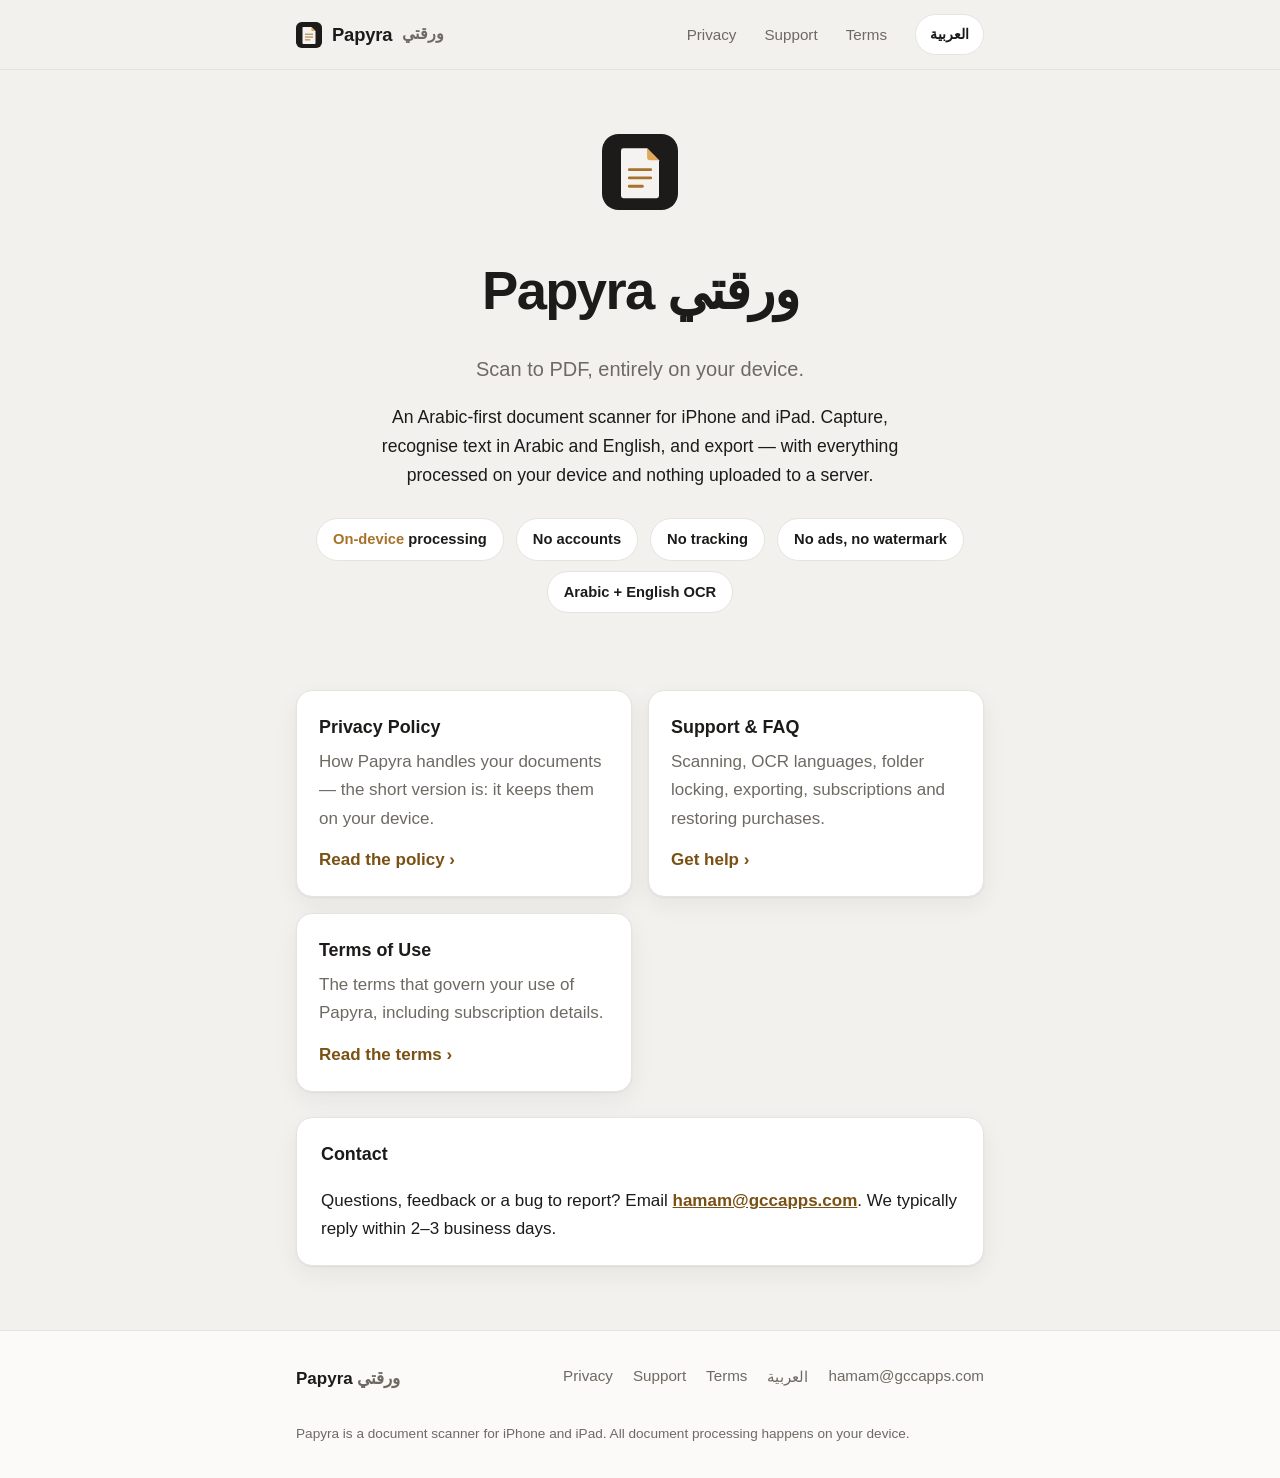
<file: index.html>
<!DOCTYPE html>
<html lang="en" dir="ltr">
<head>
  <meta charset="UTF-8">
  <meta name="viewport" content="width=device-width, initial-scale=1">
  <title>Papyra — Scan to PDF, entirely on your device</title>
  <meta name="description" content="Papyra (ورقتي) is an Arabic-first document scanner for iPhone and iPad. Everything is processed on your device — no servers, no accounts, no tracking.">
  <meta name="theme-color" content="#F2F1EE" media="(prefers-color-scheme: light)">
  <meta name="theme-color" content="#000000" media="(prefers-color-scheme: dark)">
  <link rel="icon" href="assets/favicon.svg" type="image/svg+xml">
  <link rel="stylesheet" href="assets/styles.css">
  <link rel="alternate" hreflang="en" href="./">
  <link rel="alternate" hreflang="ar" href="ar/">
  <link rel="alternate" hreflang="x-default" href="./">
</head>
<body>
  <a class="skip-link" href="#main">Skip to content</a>

  <header class="site-header">
    <div class="container">
      <a class="brand" href="./" aria-label="Papyra home">
        <img class="mark" src="assets/favicon.svg" alt="" width="26" height="26">
        <span>Papyra</span>
        <span class="brand-ar" lang="ar">ورقتي</span>
      </a>
      <span class="header-spacer"></span>
      <nav class="site-nav" aria-label="Primary">
        <a href="privacy/">Privacy</a>
        <a href="support/">Support</a>
        <a href="terms/">Terms</a>
      </nav>
      <a class="lang-switch" href="ar/" lang="ar" hreflang="ar" rel="alternate">العربية</a>
    </div>
  </header>

  <main id="main">
    <section class="container hero" aria-labelledby="hero-title">
      <img class="logo" src="assets/favicon.svg" alt="Papyra app icon" width="76" height="76">
      <h1 class="wordmark" id="hero-title">Papyra <span class="ar" lang="ar">ورقتي</span></h1>
      <p class="subtitle">Scan to PDF, entirely on your device.</p>
      <p class="pitch">An Arabic-first document scanner for iPhone and iPad. Capture, recognise text in Arabic and English, and export — with everything processed on your device and nothing uploaded to a server.</p>

      <div class="trust-strip" role="list" aria-label="What makes Papyra different">
        <span class="chip" role="listitem"><b>On-device</b> processing</span>
        <span class="chip" role="listitem">No accounts</span>
        <span class="chip" role="listitem">No tracking</span>
        <span class="chip" role="listitem">No ads, no watermark</span>
        <span class="chip" role="listitem">Arabic + English OCR</span>
      </div>
    </section>

    <section class="container" aria-label="Site sections">
      <div class="cards">
        <a class="card" href="privacy/">
          <h3>Privacy Policy</h3>
          <p>How Papyra handles your documents — the short version is: it keeps them on your device.</p>
          <span class="card-cta">Read the policy &rsaquo;</span>
        </a>
        <a class="card" href="support/">
          <h3>Support &amp; FAQ</h3>
          <p>Scanning, OCR languages, folder locking, exporting, subscriptions and restoring purchases.</p>
          <span class="card-cta">Get help &rsaquo;</span>
        </a>
        <a class="card" href="terms/">
          <h3>Terms of Use</h3>
          <p>The terms that govern your use of Papyra, including subscription details.</p>
          <span class="card-cta">Read the terms &rsaquo;</span>
        </a>
      </div>

      <div class="contact-card">
        <h3 style="margin-top:0">Contact</h3>
        <p style="margin-bottom:0">Questions, feedback or a bug to report? Email
          <a href="mailto:hamam@gccapps.com">hamam@gccapps.com</a>. We typically reply within 2–3 business days.</p>
      </div>
    </section>
  </main>

  <footer class="site-footer">
    <div class="container">
      <div class="foot-brand">Papyra <span class="ar" lang="ar">ورقتي</span></div>
      <nav aria-label="Footer">
        <a href="privacy/">Privacy</a>
        <a href="support/">Support</a>
        <a href="terms/">Terms</a>
        <a href="ar/" lang="ar" hreflang="ar">العربية</a>
        <a href="mailto:hamam@gccapps.com">hamam@gccapps.com</a>
      </nav>
      <p class="fine">Papyra is a document scanner for iPhone and iPad. All document processing happens on your device.</p>
    </div>
  </footer>
</body>
</html>
</file>
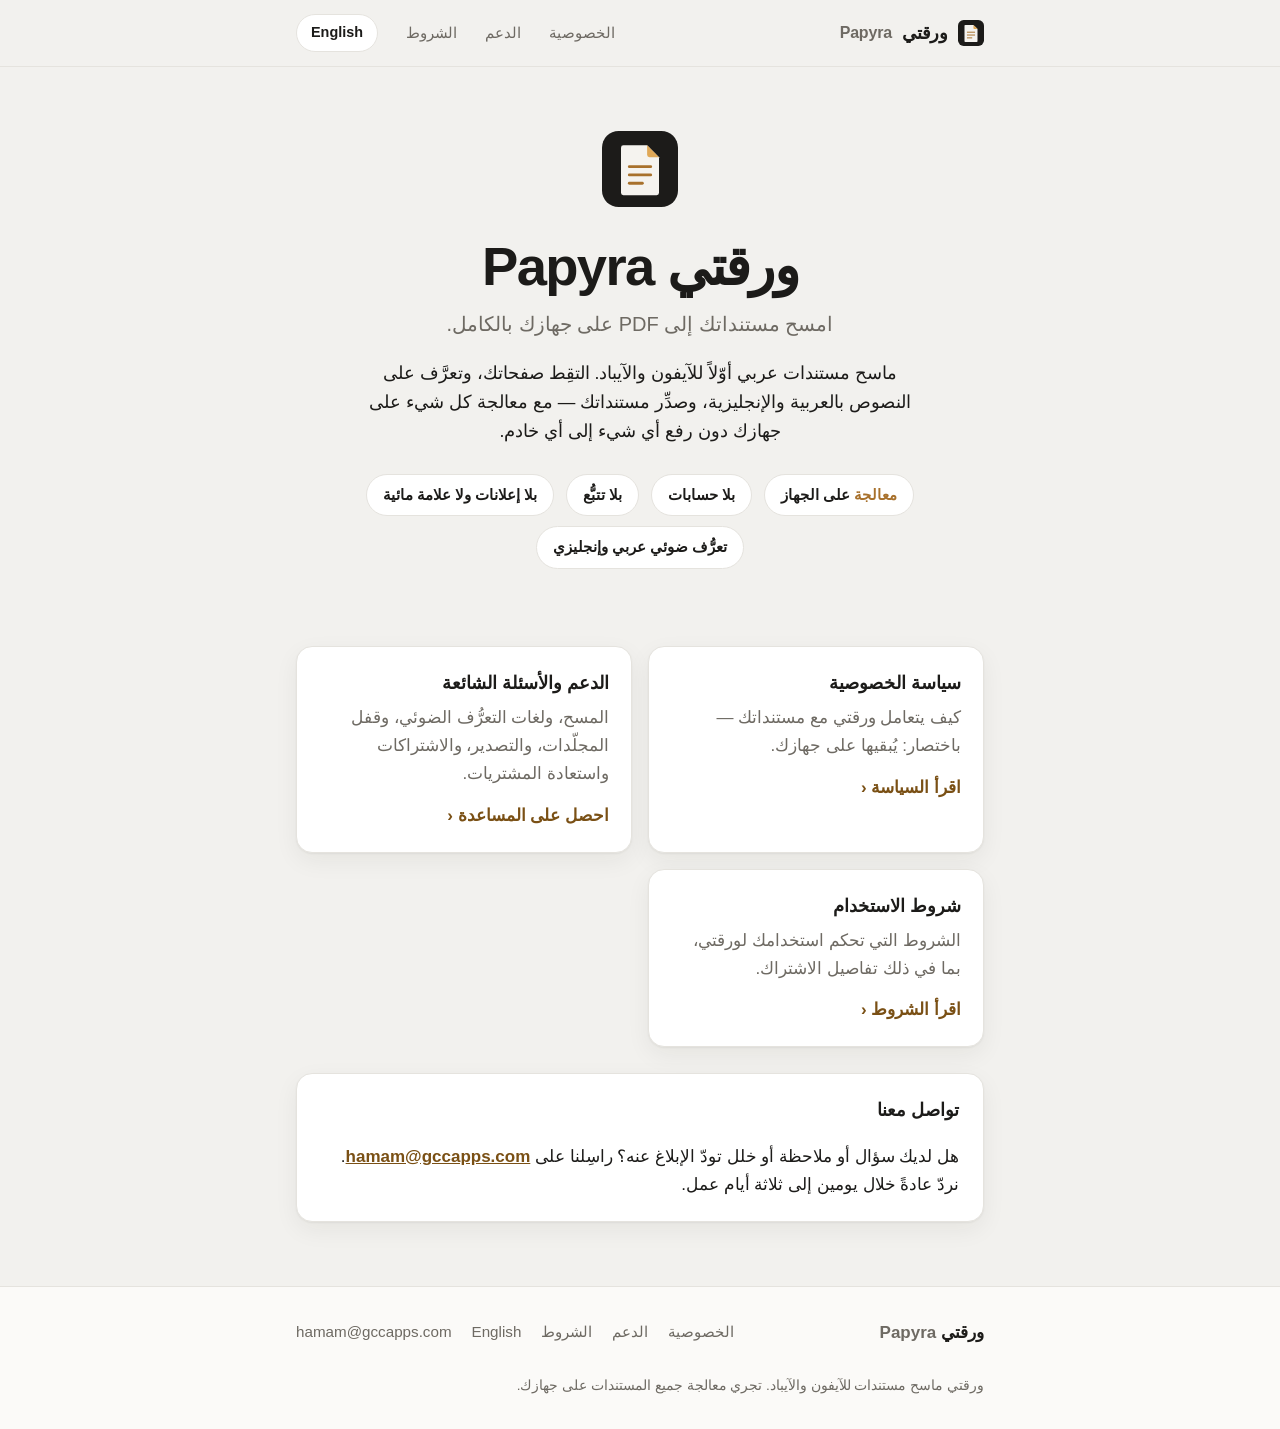
<file: ar/index.html>
<!DOCTYPE html>
<html lang="ar" dir="rtl">
<head>
  <meta charset="UTF-8">
  <meta name="viewport" content="width=device-width, initial-scale=1">
  <title>ورقتي — مسح المستندات إلى PDF على جهازك بالكامل</title>
  <meta name="description" content="ورقتي (Papyra) ماسح مستندات عربي أولاً للآيفون والآيباد. تُعالَج كل مستنداتك على جهازك — بلا خوادم، وبلا حسابات، وبلا تتبّع.">
  <meta name="theme-color" content="#F2F1EE" media="(prefers-color-scheme: light)">
  <meta name="theme-color" content="#000000" media="(prefers-color-scheme: dark)">
  <link rel="icon" href="../assets/favicon.svg" type="image/svg+xml">
  <link rel="stylesheet" href="../assets/styles.css">
  <link rel="alternate" hreflang="ar" href="./">
  <link rel="alternate" hreflang="en" href="../">
  <link rel="alternate" hreflang="x-default" href="../">
</head>
<body>
  <a class="skip-link" href="#main">تخطَّ إلى المحتوى</a>

  <header class="site-header">
    <div class="container">
      <a class="brand" href="./" aria-label="الصفحة الرئيسية لورقتي">
        <img class="mark" src="../assets/favicon.svg" alt="" width="26" height="26">
        <span>ورقتي</span>
        <span class="brand-ar" lang="en">Papyra</span>
      </a>
      <span class="header-spacer"></span>
      <nav class="site-nav" aria-label="التنقّل الرئيسي">
        <a href="privacy/">الخصوصية</a>
        <a href="support/">الدعم</a>
        <a href="terms/">الشروط</a>
      </nav>
      <a class="lang-switch" href="../" lang="en" hreflang="en" rel="alternate">English</a>
    </div>
  </header>

  <main id="main">
    <section class="container hero" aria-labelledby="hero-title">
      <img class="logo" src="../assets/favicon.svg" alt="أيقونة تطبيق ورقتي" width="76" height="76">
      <h1 class="wordmark" id="hero-title">ورقتي <span class="ar" lang="en" style="font-family:var(--font)">Papyra</span></h1>
      <p class="subtitle">امسح مستنداتك إلى PDF على جهازك بالكامل.</p>
      <p class="pitch">ماسح مستندات عربي أوّلاً للآيفون والآيباد. التقِط صفحاتك، وتعرَّف على النصوص بالعربية والإنجليزية، وصدِّر مستنداتك — مع معالجة كل شيء على جهازك دون رفع أي شيء إلى أي خادم.</p>

      <div class="trust-strip" role="list" aria-label="ما الذي يميّز ورقتي">
        <span class="chip" role="listitem"><b>معالجة</b> على الجهاز</span>
        <span class="chip" role="listitem">بلا حسابات</span>
        <span class="chip" role="listitem">بلا تتبُّع</span>
        <span class="chip" role="listitem">بلا إعلانات ولا علامة مائية</span>
        <span class="chip" role="listitem">تعرُّف ضوئي عربي وإنجليزي</span>
      </div>
    </section>

    <section class="container" aria-label="أقسام الموقع">
      <div class="cards">
        <a class="card" href="privacy/">
          <h3>سياسة الخصوصية</h3>
          <p>كيف يتعامل ورقتي مع مستنداتك — باختصار: يُبقيها على جهازك.</p>
          <span class="card-cta">اقرأ السياسة &lsaquo;</span>
        </a>
        <a class="card" href="support/">
          <h3>الدعم والأسئلة الشائعة</h3>
          <p>المسح، ولغات التعرُّف الضوئي، وقفل المجلّدات، والتصدير، والاشتراكات واستعادة المشتريات.</p>
          <span class="card-cta">احصل على المساعدة &lsaquo;</span>
        </a>
        <a class="card" href="terms/">
          <h3>شروط الاستخدام</h3>
          <p>الشروط التي تحكم استخدامك لورقتي، بما في ذلك تفاصيل الاشتراك.</p>
          <span class="card-cta">اقرأ الشروط &lsaquo;</span>
        </a>
      </div>

      <div class="contact-card">
        <h3 style="margin-top:0">تواصل معنا</h3>
        <p style="margin-bottom:0">هل لديك سؤال أو ملاحظة أو خلل تودّ الإبلاغ عنه؟ راسِلنا على
          <a href="mailto:hamam@gccapps.com">hamam@gccapps.com</a>. نردّ عادةً خلال يومين إلى ثلاثة أيام عمل.</p>
      </div>
    </section>
  </main>

  <footer class="site-footer">
    <div class="container">
      <div class="foot-brand">ورقتي <span class="ar" lang="en">Papyra</span></div>
      <nav aria-label="روابط التذييل">
        <a href="privacy/">الخصوصية</a>
        <a href="support/">الدعم</a>
        <a href="terms/">الشروط</a>
        <a href="../" lang="en" hreflang="en">English</a>
        <a href="mailto:hamam@gccapps.com">hamam@gccapps.com</a>
      </nav>
      <p class="fine">ورقتي ماسح مستندات للآيفون والآيباد. تجري معالجة جميع المستندات على جهازك.</p>
    </div>
  </footer>
</body>
</html>
</file>
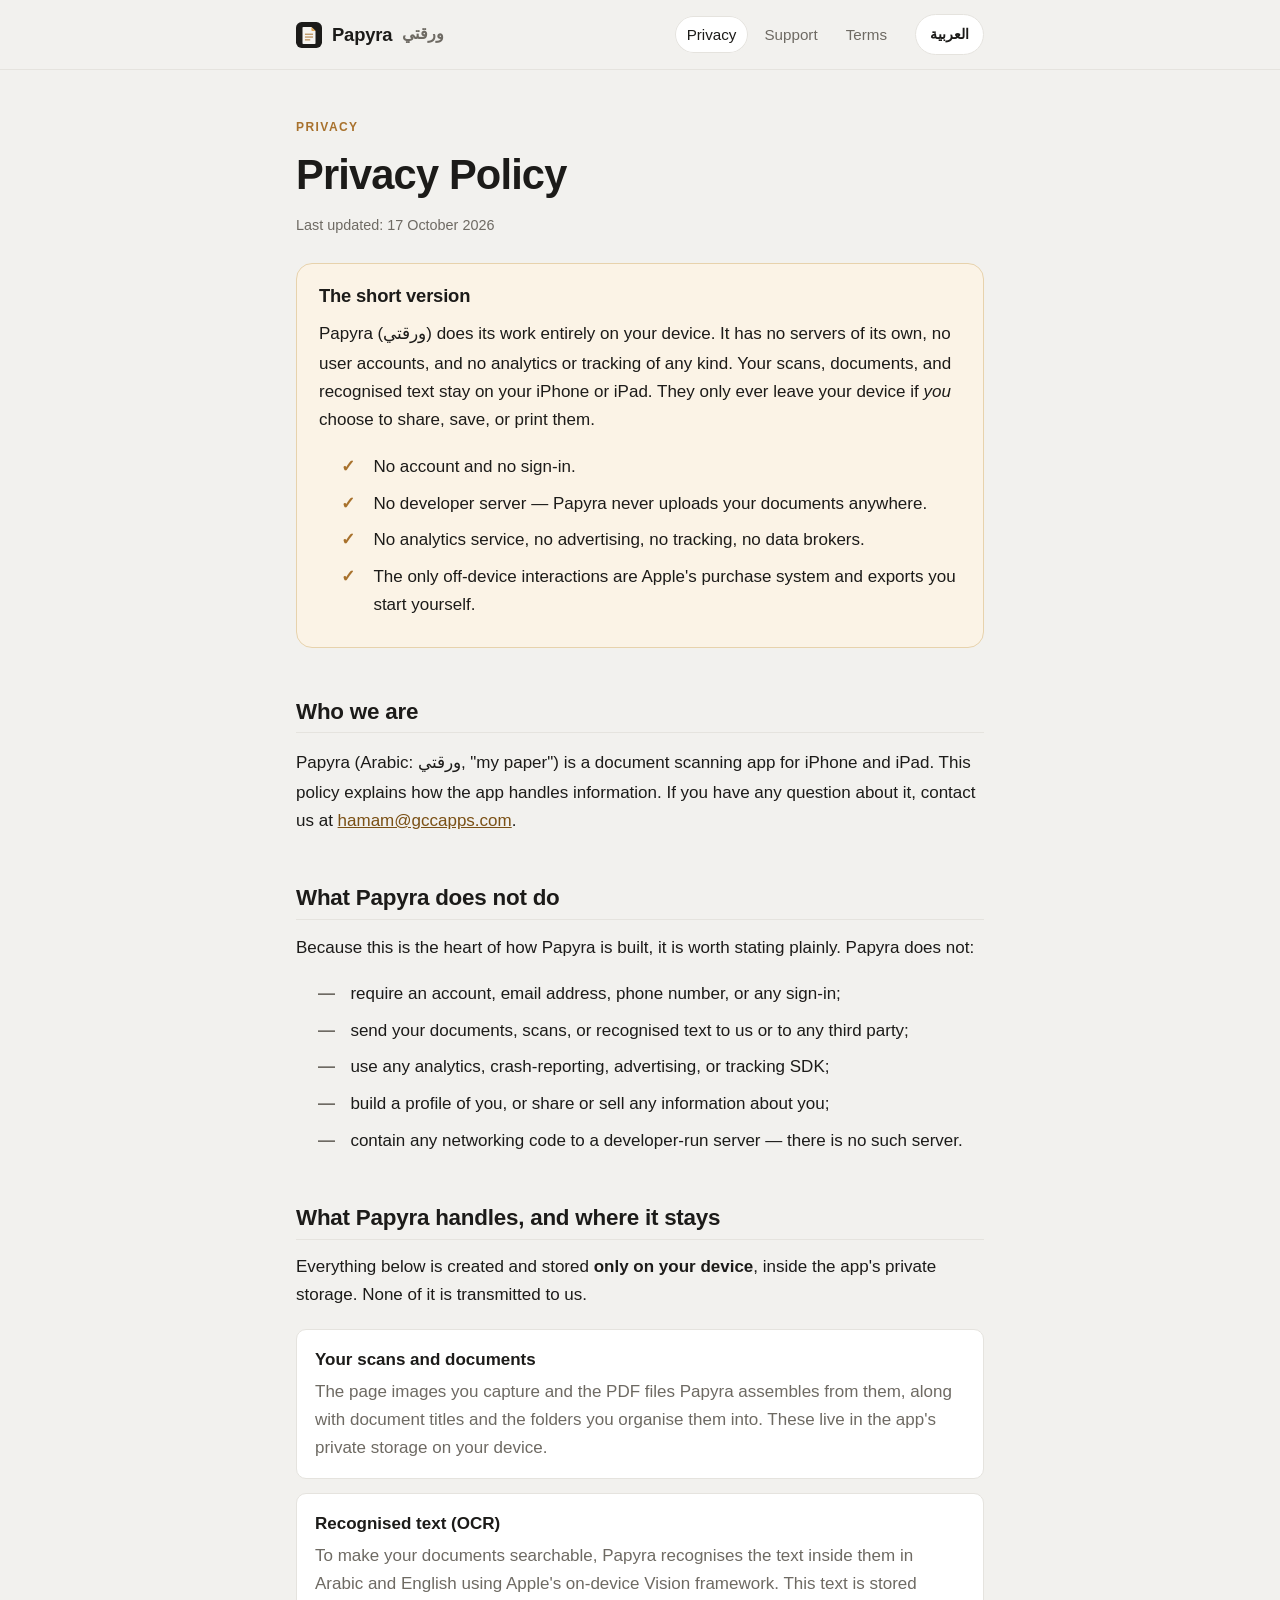
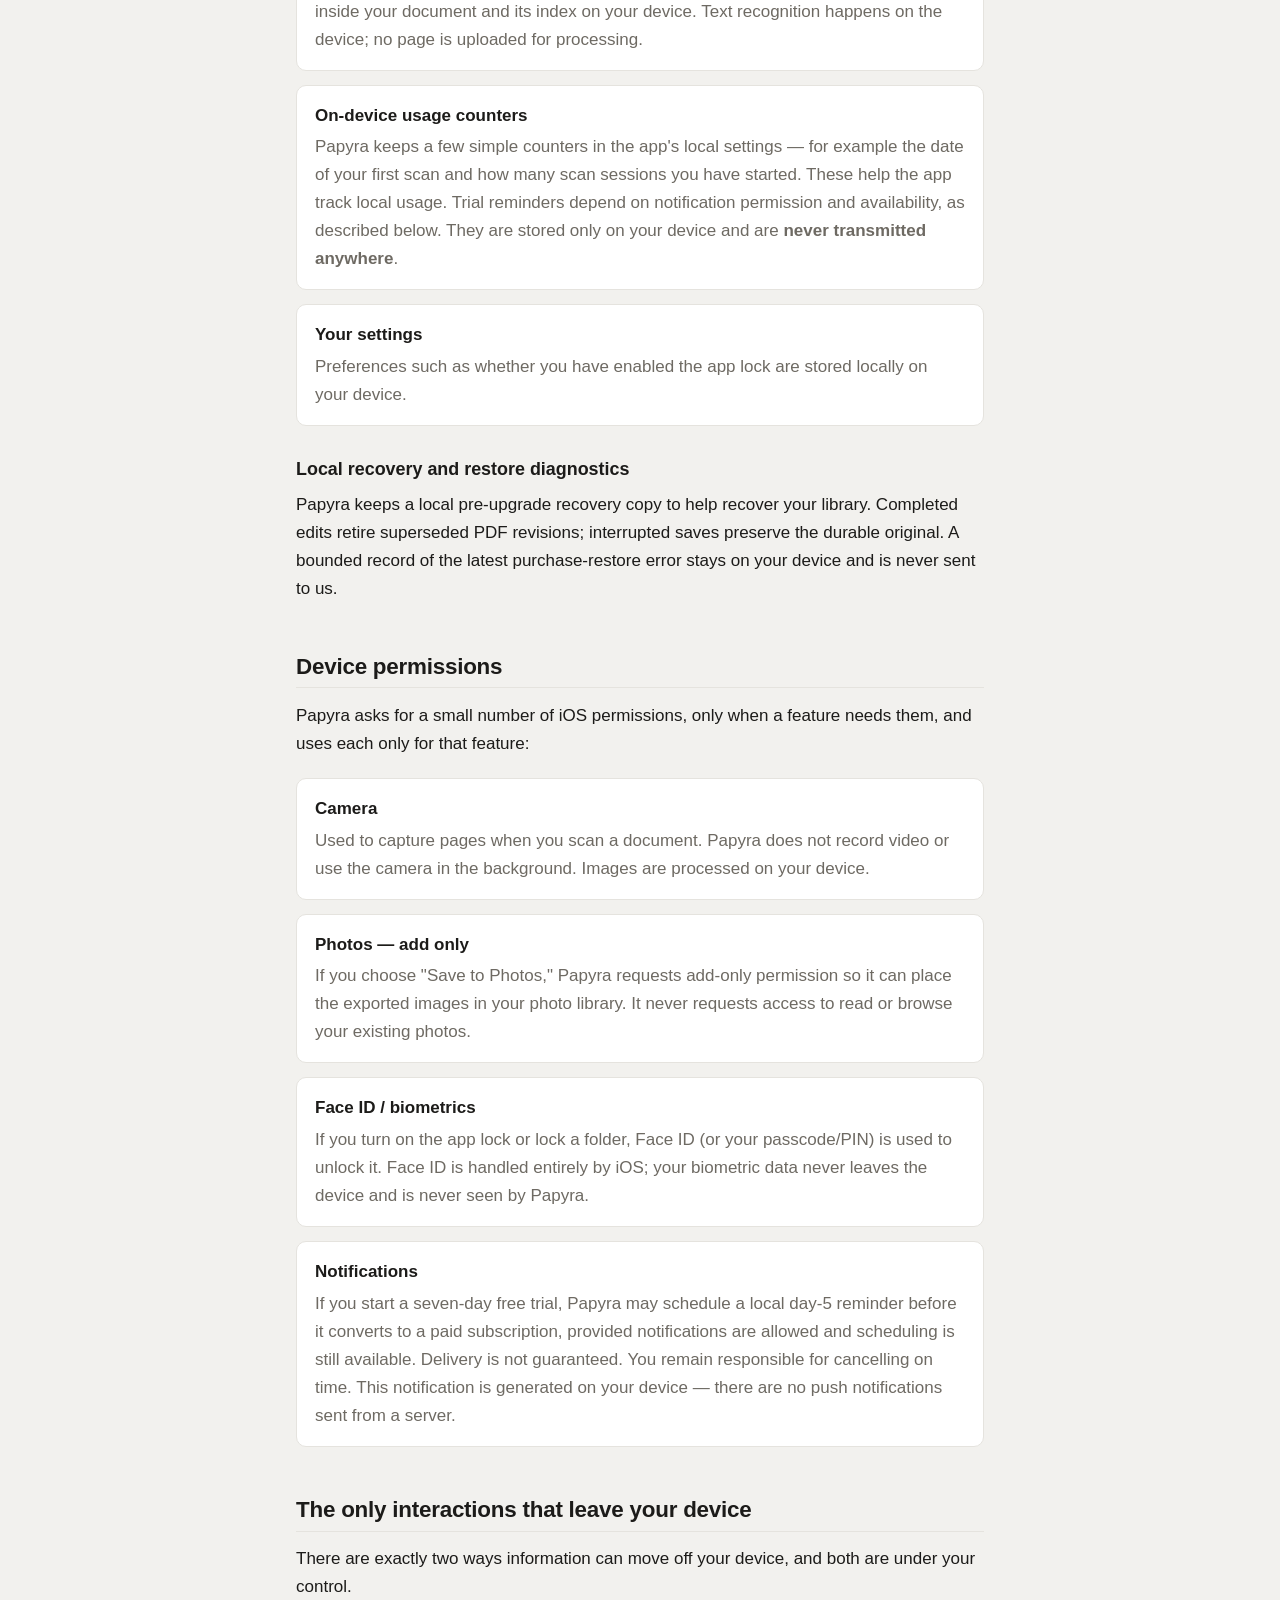
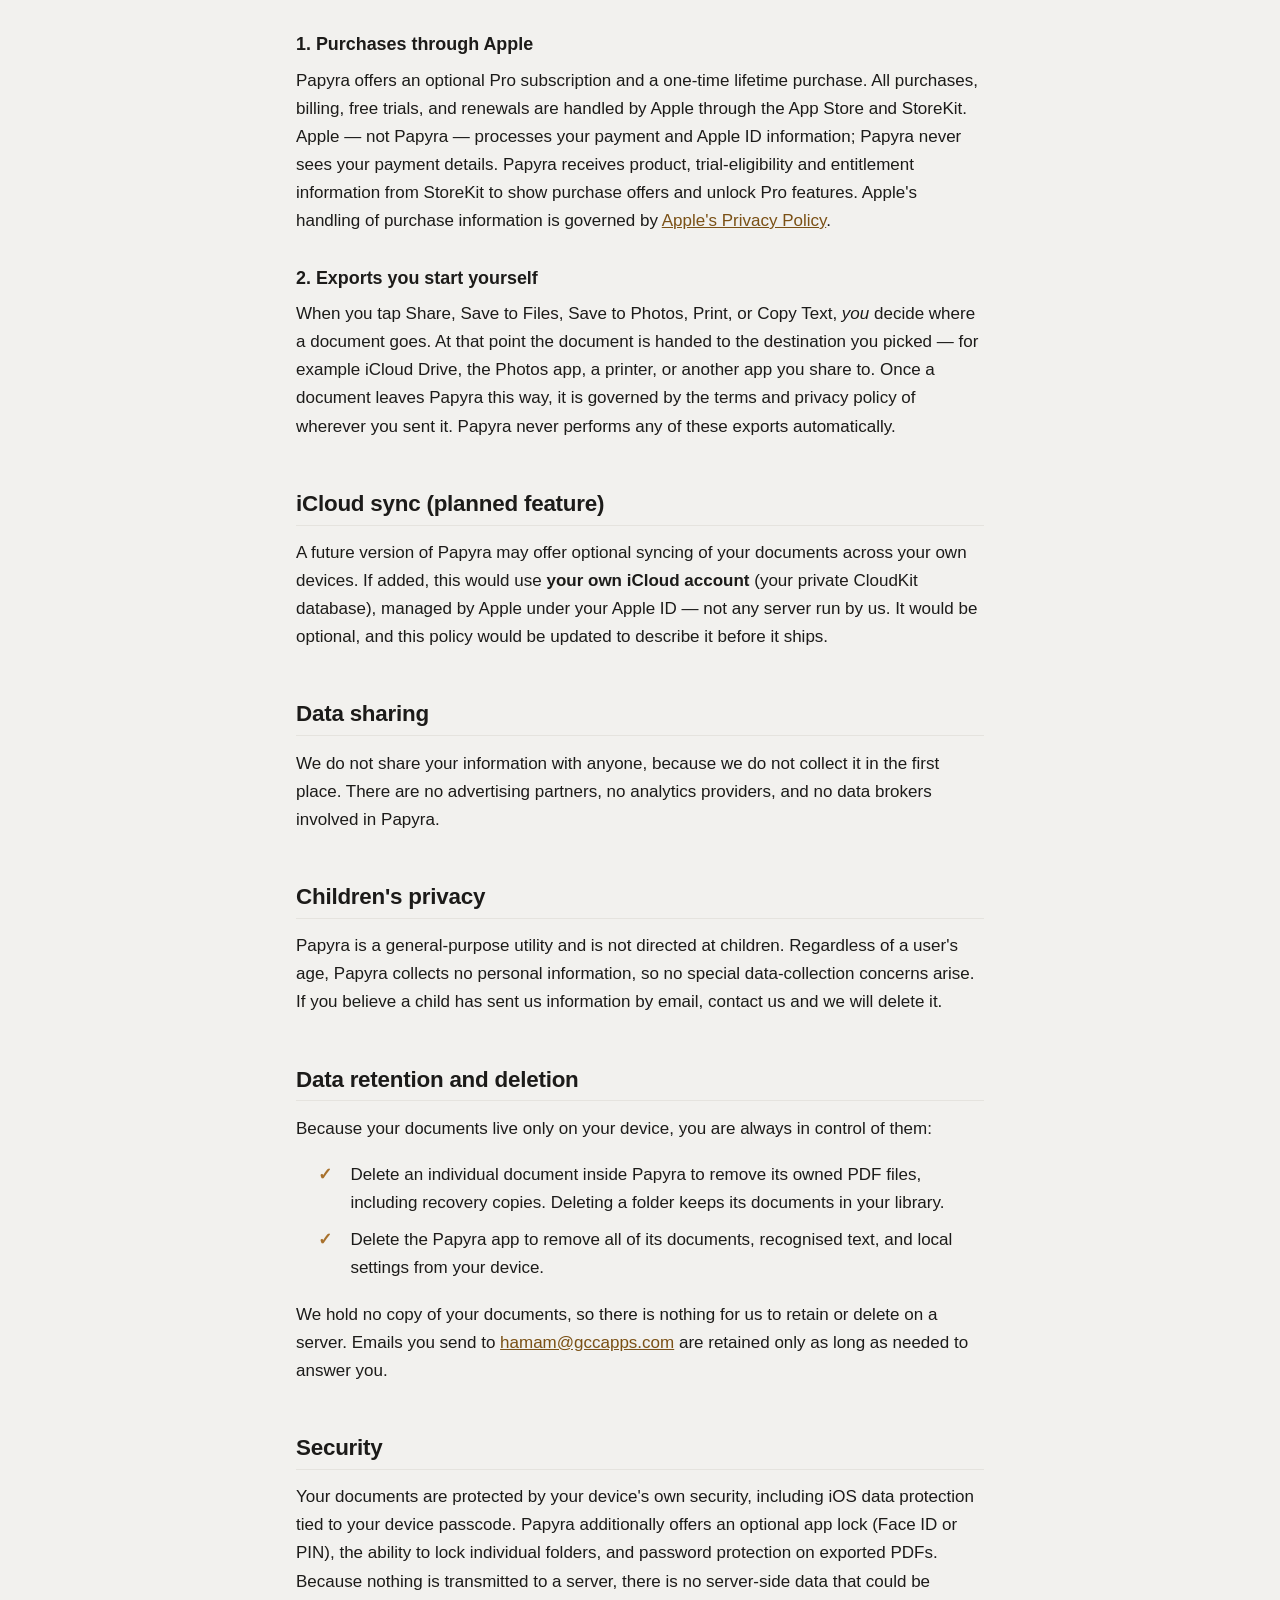
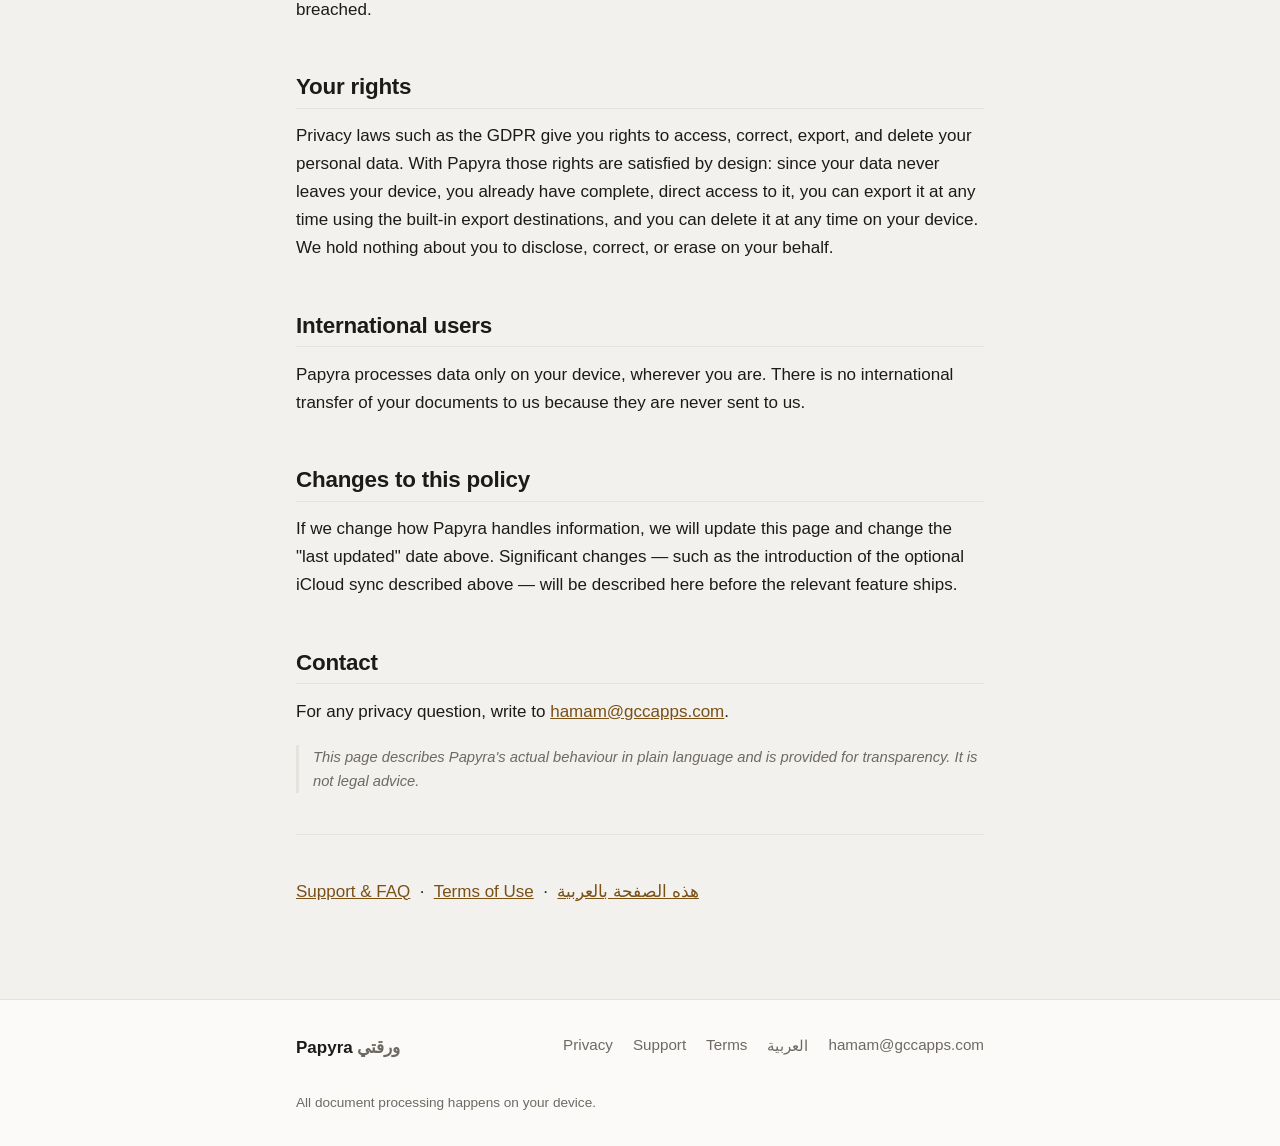
<file: privacy/index.html>
<!DOCTYPE html>
<html lang="en" dir="ltr">
<head>
  <meta charset="UTF-8">
  <meta name="viewport" content="width=device-width, initial-scale=1">
  <title>Privacy Policy — Papyra</title>
  <meta name="description" content="Papyra's privacy policy. Papyra processes every document on your device. No servers, no accounts, no analytics, no tracking. Your documents never leave your device unless you choose to share them.">
  <meta name="theme-color" content="#F2F1EE" media="(prefers-color-scheme: light)">
  <meta name="theme-color" content="#000000" media="(prefers-color-scheme: dark)">
  <link rel="icon" href="../assets/favicon.svg" type="image/svg+xml">
  <link rel="stylesheet" href="../assets/styles.css">
  <link rel="alternate" hreflang="en" href="../privacy/">
  <link rel="alternate" hreflang="ar" href="../ar/privacy/">
  <link rel="alternate" hreflang="x-default" href="../privacy/">
</head>
<body>
  <a class="skip-link" href="#main">Skip to content</a>

  <header class="site-header">
    <div class="container">
      <a class="brand" href="../" aria-label="Papyra home">
        <img class="mark" src="../assets/favicon.svg" alt="" width="26" height="26">
        <span>Papyra</span>
        <span class="brand-ar" lang="ar">ورقتي</span>
      </a>
      <span class="header-spacer"></span>
      <nav class="site-nav" aria-label="Primary">
        <a href="../privacy/" aria-current="page">Privacy</a>
        <a href="../support/">Support</a>
        <a href="../terms/">Terms</a>
      </nav>
      <a class="lang-switch" href="../ar/privacy/" lang="ar" hreflang="ar" rel="alternate">العربية</a>
    </div>
  </header>

  <main id="main">
    <article class="container page prose" aria-labelledby="title">
      <p class="eyebrow">Privacy</p>
      <h1 id="title">Privacy Policy</h1>
      <p class="updated">Last updated: 17 October 2026</p>

      <div class="callout">
        <h2>The short version</h2>
        <p>Papyra (<span lang="ar">ورقتي</span>) does its work entirely on your device. It has no servers of its own, no user accounts, and no analytics or tracking of any kind. Your scans, documents, and recognised text stay on your iPhone or iPad. They only ever leave your device if <em>you</em> choose to share, save, or print them.</p>
        <ul class="ticks">
          <li>No account and no sign-in.</li>
          <li>No developer server — Papyra never uploads your documents anywhere.</li>
          <li>No analytics service, no advertising, no tracking, no data brokers.</li>
          <li>The only off-device interactions are Apple's purchase system and exports you start yourself.</li>
        </ul>
      </div>

      <h2>Who we are</h2>
      <p>Papyra (Arabic: <span lang="ar">ورقتي</span>, "my paper") is a document scanning app for iPhone and iPad. This policy explains how the app handles information. If you have any question about it, contact us at <a href="mailto:hamam@gccapps.com">hamam@gccapps.com</a>.</p>

      <h2>What Papyra does not do</h2>
      <p>Because this is the heart of how Papyra is built, it is worth stating plainly. Papyra does not:</p>
      <ul class="nots">
        <li>require an account, email address, phone number, or any sign-in;</li>
        <li>send your documents, scans, or recognised text to us or to any third party;</li>
        <li>use any analytics, crash-reporting, advertising, or tracking SDK;</li>
        <li>build a profile of you, or share or sell any information about you;</li>
        <li>contain any networking code to a developer-run server — there is no such server.</li>
      </ul>

      <h2>What Papyra handles, and where it stays</h2>
      <p>Everything below is created and stored <strong>only on your device</strong>, inside the app's private storage. None of it is transmitted to us.</p>
      <div class="deflist">
        <div class="row">
          <p class="k">Your scans and documents</p>
          <p class="v">The page images you capture and the PDF files Papyra assembles from them, along with document titles and the folders you organise them into. These live in the app's private storage on your device.</p>
        </div>
        <div class="row">
          <p class="k">Recognised text (OCR)</p>
          <p class="v">To make your documents searchable, Papyra recognises the text inside them in Arabic and English using Apple's on-device Vision framework. This text is stored inside your document and its index on your device. Text recognition happens on the device; no page is uploaded for processing.</p>
        </div>
        <div class="row">
          <p class="k">On-device usage counters</p>
          <p class="v">Papyra keeps a few simple counters in the app's local settings — for example the date of your first scan and how many scan sessions you have started. These help the app track local usage. Trial reminders depend on notification permission and availability, as described below. They are stored only on your device and are <strong>never transmitted anywhere</strong>.</p>
        </div>
        <div class="row">
          <p class="k">Your settings</p>
          <p class="v">Preferences such as whether you have enabled the app lock are stored locally on your device.</p>
        </div>
      </div>

      <h3>Local recovery and restore diagnostics</h3>
      <p>Papyra keeps a local pre-upgrade recovery copy to help recover your library. Completed edits retire superseded PDF revisions; interrupted saves preserve the durable original. A bounded record of the latest purchase-restore error stays on your device and is never sent to us.</p>

      <h2>Device permissions</h2>
      <p>Papyra asks for a small number of iOS permissions, only when a feature needs them, and uses each only for that feature:</p>
      <div class="deflist">
        <div class="row">
          <p class="k">Camera</p>
          <p class="v">Used to capture pages when you scan a document. Papyra does not record video or use the camera in the background. Images are processed on your device.</p>
        </div>
        <div class="row">
          <p class="k">Photos — add only</p>
          <p class="v">If you choose "Save to Photos," Papyra requests add-only permission so it can place the exported images in your photo library. It never requests access to read or browse your existing photos.</p>
        </div>
        <div class="row">
          <p class="k">Face ID / biometrics</p>
          <p class="v">If you turn on the app lock or lock a folder, Face ID (or your passcode/PIN) is used to unlock it. Face ID is handled entirely by iOS; your biometric data never leaves the device and is never seen by Papyra.</p>
        </div>
        <div class="row">
          <p class="k">Notifications</p>
          <p class="v">If you start a seven-day free trial, Papyra may schedule a local day-5 reminder before it converts to a paid subscription, provided notifications are allowed and scheduling is still available. Delivery is not guaranteed. You remain responsible for cancelling on time. This notification is generated on your device — there are no push notifications sent from a server.</p>
        </div>
      </div>

      <h2>The only interactions that leave your device</h2>
      <p>There are exactly two ways information can move off your device, and both are under your control.</p>

      <h3>1. Purchases through Apple</h3>
      <p>Papyra offers an optional Pro subscription and a one-time lifetime purchase. All purchases, billing, free trials, and renewals are handled by Apple through the App Store and StoreKit. Apple — not Papyra — processes your payment and Apple ID information; Papyra never sees your payment details. Papyra receives product, trial-eligibility and entitlement information from StoreKit to show purchase offers and unlock Pro features. Apple's handling of purchase information is governed by <a href="https://www.apple.com/legal/privacy/" rel="noopener" target="_blank">Apple's Privacy Policy</a>.</p>

      <h3>2. Exports you start yourself</h3>
      <p>When you tap Share, Save to Files, Save to Photos, Print, or Copy Text, <em>you</em> decide where a document goes. At that point the document is handed to the destination you picked — for example iCloud Drive, the Photos app, a printer, or another app you share to. Once a document leaves Papyra this way, it is governed by the terms and privacy policy of wherever you sent it. Papyra never performs any of these exports automatically.</p>

      <h2>iCloud sync (planned feature)</h2>
      <p>A future version of Papyra may offer optional syncing of your documents across your own devices. If added, this would use <strong>your own iCloud account</strong> (your private CloudKit database), managed by Apple under your Apple ID — not any server run by us. It would be optional, and this policy would be updated to describe it before it ships.</p>

      <h2>Data sharing</h2>
      <p>We do not share your information with anyone, because we do not collect it in the first place. There are no advertising partners, no analytics providers, and no data brokers involved in Papyra.</p>

      <h2>Children's privacy</h2>
      <p>Papyra is a general-purpose utility and is not directed at children. Regardless of a user's age, Papyra collects no personal information, so no special data-collection concerns arise. If you believe a child has sent us information by email, contact us and we will delete it.</p>

      <h2>Data retention and deletion</h2>
      <p>Because your documents live only on your device, you are always in control of them:</p>
      <ul class="ticks">
        <li>Delete an individual document inside Papyra to remove its owned PDF files, including recovery copies. Deleting a folder keeps its documents in your library.</li>
        <li>Delete the Papyra app to remove all of its documents, recognised text, and local settings from your device.</li>
      </ul>
      <p>We hold no copy of your documents, so there is nothing for us to retain or delete on a server. Emails you send to <a href="mailto:hamam@gccapps.com">hamam@gccapps.com</a> are retained only as long as needed to answer you.</p>

      <h2>Security</h2>
      <p>Your documents are protected by your device's own security, including iOS data protection tied to your device passcode. Papyra additionally offers an optional app lock (Face ID or PIN), the ability to lock individual folders, and password protection on exported PDFs. Because nothing is transmitted to a server, there is no server-side data that could be breached.</p>

      <h2>Your rights</h2>
      <p>Privacy laws such as the GDPR give you rights to access, correct, export, and delete your personal data. With Papyra those rights are satisfied by design: since your data never leaves your device, you already have complete, direct access to it, you can export it at any time using the built-in export destinations, and you can delete it at any time on your device. We hold nothing about you to disclose, correct, or erase on your behalf.</p>

      <h2>International users</h2>
      <p>Papyra processes data only on your device, wherever you are. There is no international transfer of your documents to us because they are never sent to us.</p>

      <h2>Changes to this policy</h2>
      <p>If we change how Papyra handles information, we will update this page and change the "last updated" date above. Significant changes — such as the introduction of the optional iCloud sync described above — will be described here before the relevant feature ships.</p>

      <h2>Contact</h2>
      <p>For any privacy question, write to <a href="mailto:hamam@gccapps.com">hamam@gccapps.com</a>.</p>

      <p class="note">This page describes Papyra's actual behaviour in plain language and is provided for transparency. It is not legal advice.</p>

      <hr class="rule">
      <p><a href="../support/">Support &amp; FAQ</a> &nbsp;·&nbsp; <a href="../terms/">Terms of Use</a> &nbsp;·&nbsp; <a href="../ar/privacy/" lang="ar" hreflang="ar">هذه الصفحة بالعربية</a></p>
    </article>
  </main>

  <footer class="site-footer">
    <div class="container">
      <div class="foot-brand">Papyra <span class="ar" lang="ar">ورقتي</span></div>
      <nav aria-label="Footer">
        <a href="../privacy/">Privacy</a>
        <a href="../support/">Support</a>
        <a href="../terms/">Terms</a>
        <a href="../ar/privacy/" lang="ar" hreflang="ar">العربية</a>
        <a href="mailto:hamam@gccapps.com">hamam@gccapps.com</a>
      </nav>
      <p class="fine">All document processing happens on your device.</p>
    </div>
  </footer>
</body>
</html>
</file>
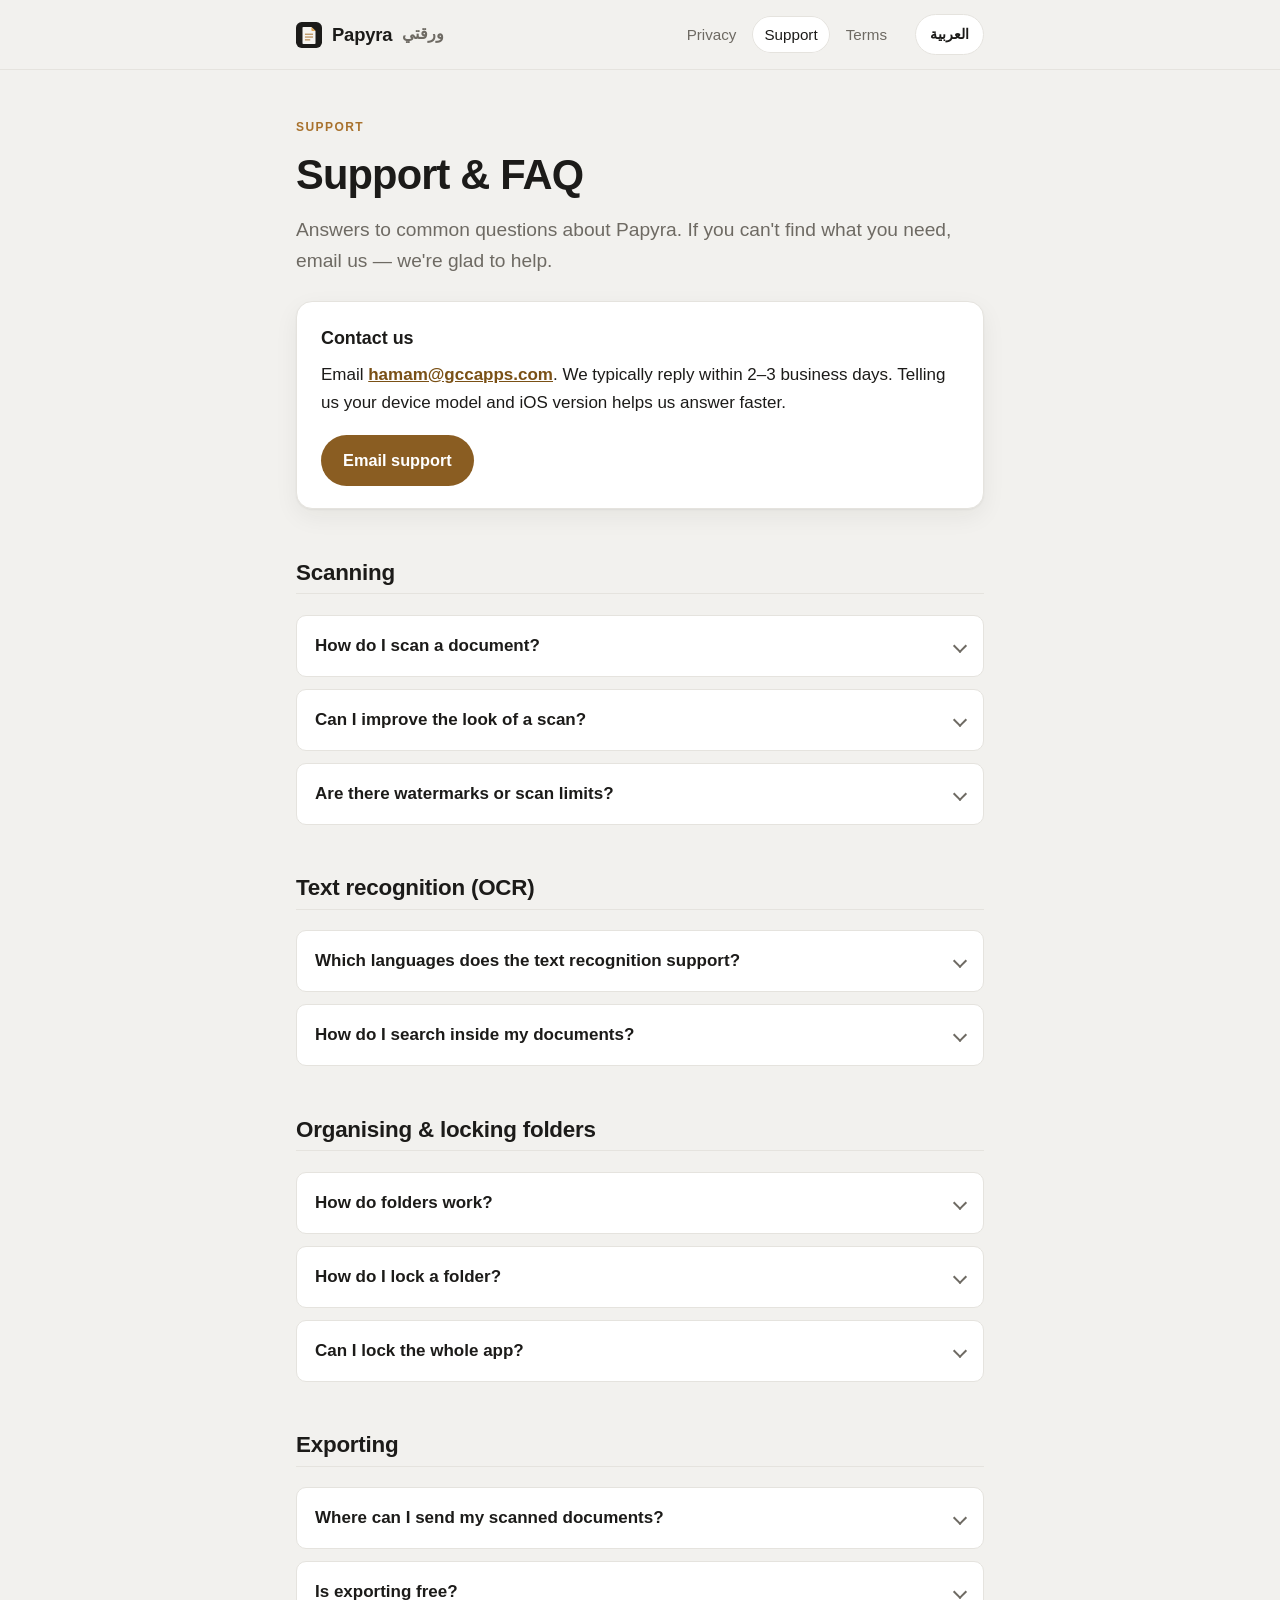
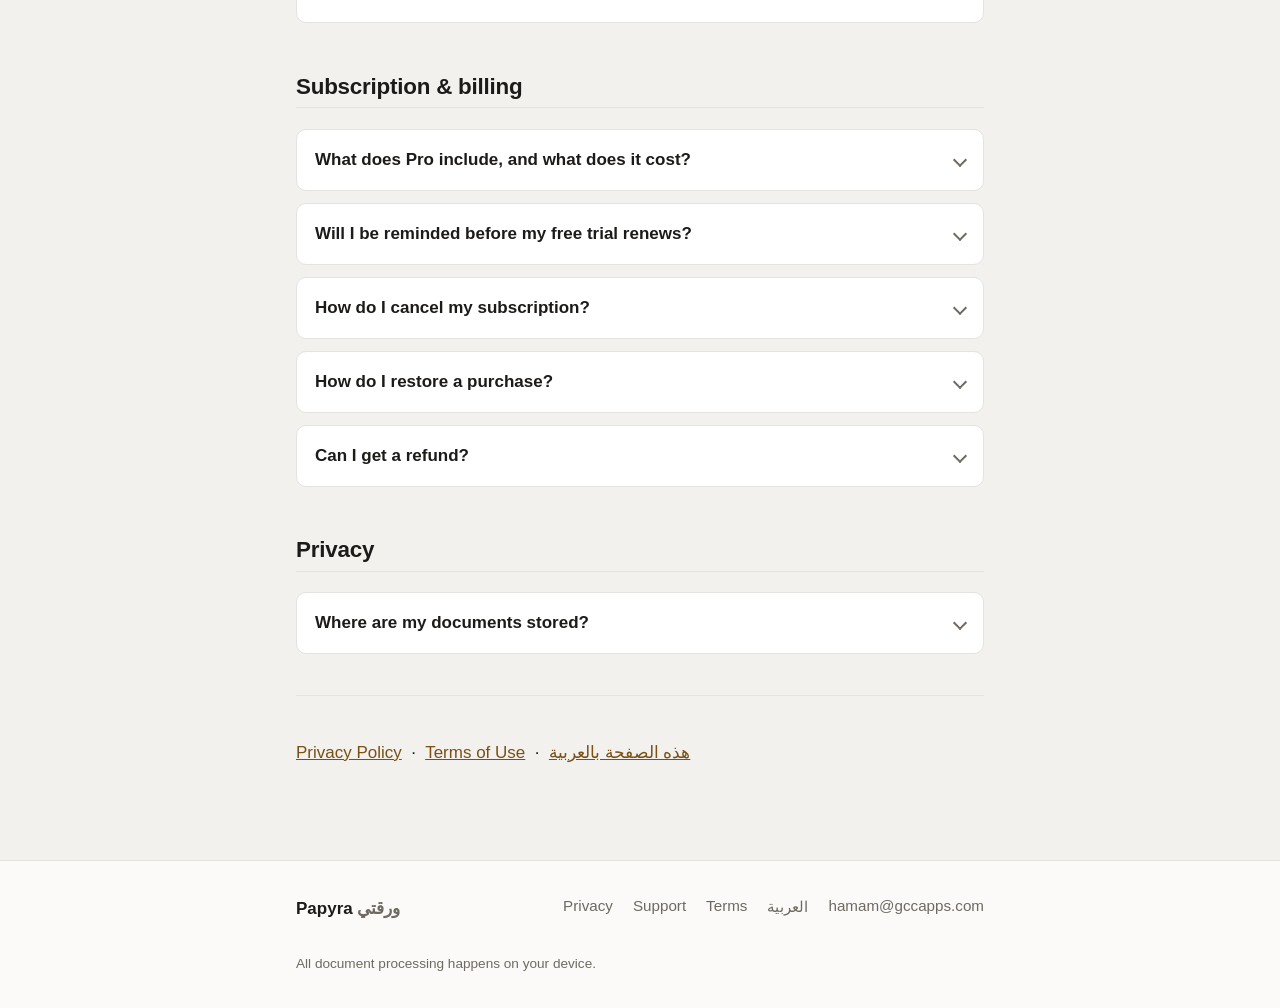
<file: support/index.html>
<!DOCTYPE html>
<html lang="en" dir="ltr">
<head>
  <meta charset="UTF-8">
  <meta name="viewport" content="width=device-width, initial-scale=1">
  <title>Support &amp; FAQ — Papyra</title>
  <meta name="description" content="Papyra support and FAQ: scanning, Arabic and English OCR, folder locking, export destinations, managing and cancelling your subscription, and restoring purchases.">
  <meta name="theme-color" content="#F2F1EE" media="(prefers-color-scheme: light)">
  <meta name="theme-color" content="#000000" media="(prefers-color-scheme: dark)">
  <link rel="icon" href="../assets/favicon.svg" type="image/svg+xml">
  <link rel="stylesheet" href="../assets/styles.css">
  <link rel="alternate" hreflang="en" href="../support/">
  <link rel="alternate" hreflang="ar" href="../ar/support/">
  <link rel="alternate" hreflang="x-default" href="../support/">
</head>
<body>
  <a class="skip-link" href="#main">Skip to content</a>

  <header class="site-header">
    <div class="container">
      <a class="brand" href="../" aria-label="Papyra home">
        <img class="mark" src="../assets/favicon.svg" alt="" width="26" height="26">
        <span>Papyra</span>
        <span class="brand-ar" lang="ar">ورقتي</span>
      </a>
      <span class="header-spacer"></span>
      <nav class="site-nav" aria-label="Primary">
        <a href="../privacy/">Privacy</a>
        <a href="../support/" aria-current="page">Support</a>
        <a href="../terms/">Terms</a>
      </nav>
      <a class="lang-switch" href="../ar/support/" lang="ar" hreflang="ar" rel="alternate">العربية</a>
    </div>
  </header>

  <main id="main">
    <article class="container page prose" aria-labelledby="title">
      <p class="eyebrow">Support</p>
      <h1 id="title">Support &amp; FAQ</h1>
      <p class="lede">Answers to common questions about Papyra. If you can't find what you need, email us — we're glad to help.</p>

      <div class="contact-card">
        <h3 style="margin-top:0">Contact us</h3>
        <p>Email <a href="mailto:hamam@gccapps.com">hamam@gccapps.com</a>. We typically reply within 2–3 business days. Telling us your device model and iOS version helps us answer faster.</p>
        <p style="margin-bottom:0"><a class="btn" href="mailto:hamam@gccapps.com">Email support</a></p>
      </div>

      <h2>Scanning</h2>
      <div class="faq">
        <details>
          <summary>How do I scan a document?</summary>
          <div class="answer">
            <p>Tap the scan button and point your camera at the document. Papyra automatically detects the page edges and de-skews the capture. You can scan several pages in a row for a multi-page document, then reorder, rotate, or delete pages before or after saving. Your document is saved automatically — there is no separate "save" step.</p>
          </div>
        </details>
        <details>
          <summary>Can I improve the look of a scan?</summary>
          <div class="answer">
            <p>Yes. Papyra offers filters such as black &amp; white, grayscale, and colour enhancement to improve contrast and readability, plus cropping. You can also choose the page size (A4, Letter, or Legal) when you export.</p>
          </div>
        </details>
        <details>
          <summary>Are there watermarks or scan limits?</summary>
          <div class="answer">
            <p>No. Scanning is unlimited and there are no watermarks — ever, on any tier. Exporting your documents is always free.</p>
          </div>
        </details>
      </div>

      <h2>Text recognition (OCR)</h2>
      <div class="faq">
        <details>
          <summary>Which languages does the text recognition support?</summary>
          <div class="answer">
            <p>Papyra recognises text in <strong>Arabic and English</strong>, including documents that mix both directions on the same page. Recognition runs entirely on your device using Apple's Vision framework — no page is ever uploaded.</p>
          </div>
        </details>
        <details>
          <summary>How do I search inside my documents?</summary>
          <div class="answer">
            <p>Once a document has been processed, its recognised text becomes searchable. Use the search feature to find documents by their contents, and use in-document find to jump to a match. If you open search right after scanning a large batch, you may briefly see an "indexing text" state while recognition finishes in the background.</p>
          </div>
        </details>
      </div>

      <h2>Organising &amp; locking folders</h2>
      <div class="faq">
        <details>
          <summary>How do folders work?</summary>
          <div class="answer">
            <p>You can create folders and move documents into them to stay organised.</p>
          </div>
        </details>
        <details>
          <summary>How do I lock a folder?</summary>
          <div class="answer">
            <p>Folder locking is a Pro feature. Once you have Pro, you can lock a folder so that opening it requires Face ID or your PIN. This reuses the same secure app-lock mechanism built into Papyra. Your biometric data is handled by iOS and never seen by the app.</p>
          </div>
        </details>
        <details>
          <summary>Can I lock the whole app?</summary>
          <div class="answer">
            <p>Yes — the app lock (Face ID or PIN) is free and available to everyone. You can turn it on in Settings inside the app.</p>
          </div>
        </details>
      </div>

      <h2>Exporting</h2>
      <div class="faq">
        <details>
          <summary>Where can I send my scanned documents?</summary>
          <div class="answer">
            <p>Papyra offers five export destinations, all free:</p>
            <ul class="ticks">
              <li><strong>Share</strong> — the system share sheet, to send to any app.</li>
              <li><strong>Save to Files</strong> — save a PDF to iCloud Drive or On My iPhone/iPad.</li>
              <li><strong>Save to Photos</strong> — save page images to your photo library (add-only permission).</li>
              <li><strong>Print</strong> — via AirPrint.</li>
              <li><strong>Copy Text</strong> — copy the recognised text to your clipboard.</li>
            </ul>
            <p>You can export as PDF or JPG, choose the page size, and optionally add a password to a PDF.</p>
          </div>
        </details>
        <details>
          <summary>Is exporting free?</summary>
          <div class="answer">
            <p>Always. Exporting is never gated behind a subscription. This is a core promise of Papyra.</p>
          </div>
        </details>
      </div>

      <h2>Subscription &amp; billing</h2>
      <div class="faq">
        <details>
          <summary>What does Pro include, and what does it cost?</summary>
          <div class="answer">
            <p>Papyra is free to scan, recognise text, organise, and export without limits. Pro unlocks extra features such as folder locking, with more Pro features planned. Pro is currently available through Monthly and Annual auto-renewing subscriptions or a one-time Lifetime purchase. A seven-day Annual free trial is available only when Apple confirms eligibility and the offer is shown in the app. Existing Weekly subscriptions and Lifetime purchases remain recognized and restorable. Exact prices are always shown in the app before you buy, in your local currency.</p>
          </div>
        </details>
        <details>
          <summary>Will I be reminded before my free trial renews?</summary>
          <div class="answer">
            <p>A reminder is not guaranteed. For a seven-day free trial, Papyra may schedule a local day-5 reminder if notifications are allowed and scheduling is available. You remain responsible for cancelling on time before the trial converts to a paid subscription.</p>
          </div>
        </details>
        <details>
          <summary>How do I cancel my subscription?</summary>
          <div class="answer">
            <p>Subscriptions are managed by Apple, and cancelling takes just a few taps. You can cancel any time before the next renewal:</p>
            <ol class="steps">
              <li>Open the <strong>Settings</strong> app on your iPhone or iPad.</li>
              <li>Tap your name at the top, then tap <strong>Subscriptions</strong>.</li>
              <li>Tap <strong>Papyra</strong>.</li>
              <li>Tap <strong>Cancel Subscription</strong> and confirm.</li>
            </ol>
            <p>You can also open the subscription screen directly:</p>
            <p><a class="btn btn-secondary" href="https://apps.apple.com/account/subscriptions" rel="noopener" target="_blank">Manage subscriptions</a></p>
            <p>Papyra never adds a "are you sure?" retention screen — cancelling is one tap in Apple's own settings.</p>
          </div>
        </details>
        <details>
          <summary>How do I restore a purchase?</summary>
          <div class="answer">
            <p>If you reinstall Papyra or set up a new device, open the app's paywall or Settings and tap <strong>Restore Purchases</strong>. As long as you are signed in with the same Apple ID you used to buy, your Pro access (including a lifetime purchase) will be restored.</p>
          </div>
        </details>
        <details>
          <summary>Can I get a refund?</summary>
          <div class="answer">
            <p>Refunds for App Store purchases are handled by Apple. Visit <a href="https://reportaproblem.apple.com" rel="noopener" target="_blank">reportaproblem.apple.com</a>, sign in with your Apple ID, and choose the Papyra purchase to request a refund. If you ran into a problem with the app, email us too — we'd like to help.</p>
          </div>
        </details>
      </div>

      <h2>Privacy</h2>
      <div class="faq">
        <details>
          <summary>Where are my documents stored?</summary>
          <div class="answer">
            <p>On your device only. Papyra has no servers and never uploads your documents. For the full details, see our <a href="../privacy/">Privacy Policy</a>.</p>
          </div>
        </details>
      </div>

      <hr class="rule">
      <p><a href="../privacy/">Privacy Policy</a> &nbsp;·&nbsp; <a href="../terms/">Terms of Use</a> &nbsp;·&nbsp; <a href="../ar/support/" lang="ar" hreflang="ar">هذه الصفحة بالعربية</a></p>
    </article>
  </main>

  <footer class="site-footer">
    <div class="container">
      <div class="foot-brand">Papyra <span class="ar" lang="ar">ورقتي</span></div>
      <nav aria-label="Footer">
        <a href="../privacy/">Privacy</a>
        <a href="../support/">Support</a>
        <a href="../terms/">Terms</a>
        <a href="../ar/support/" lang="ar" hreflang="ar">العربية</a>
        <a href="mailto:hamam@gccapps.com">hamam@gccapps.com</a>
      </nav>
      <p class="fine">All document processing happens on your device.</p>
    </div>
  </footer>
</body>
</html>
</file>
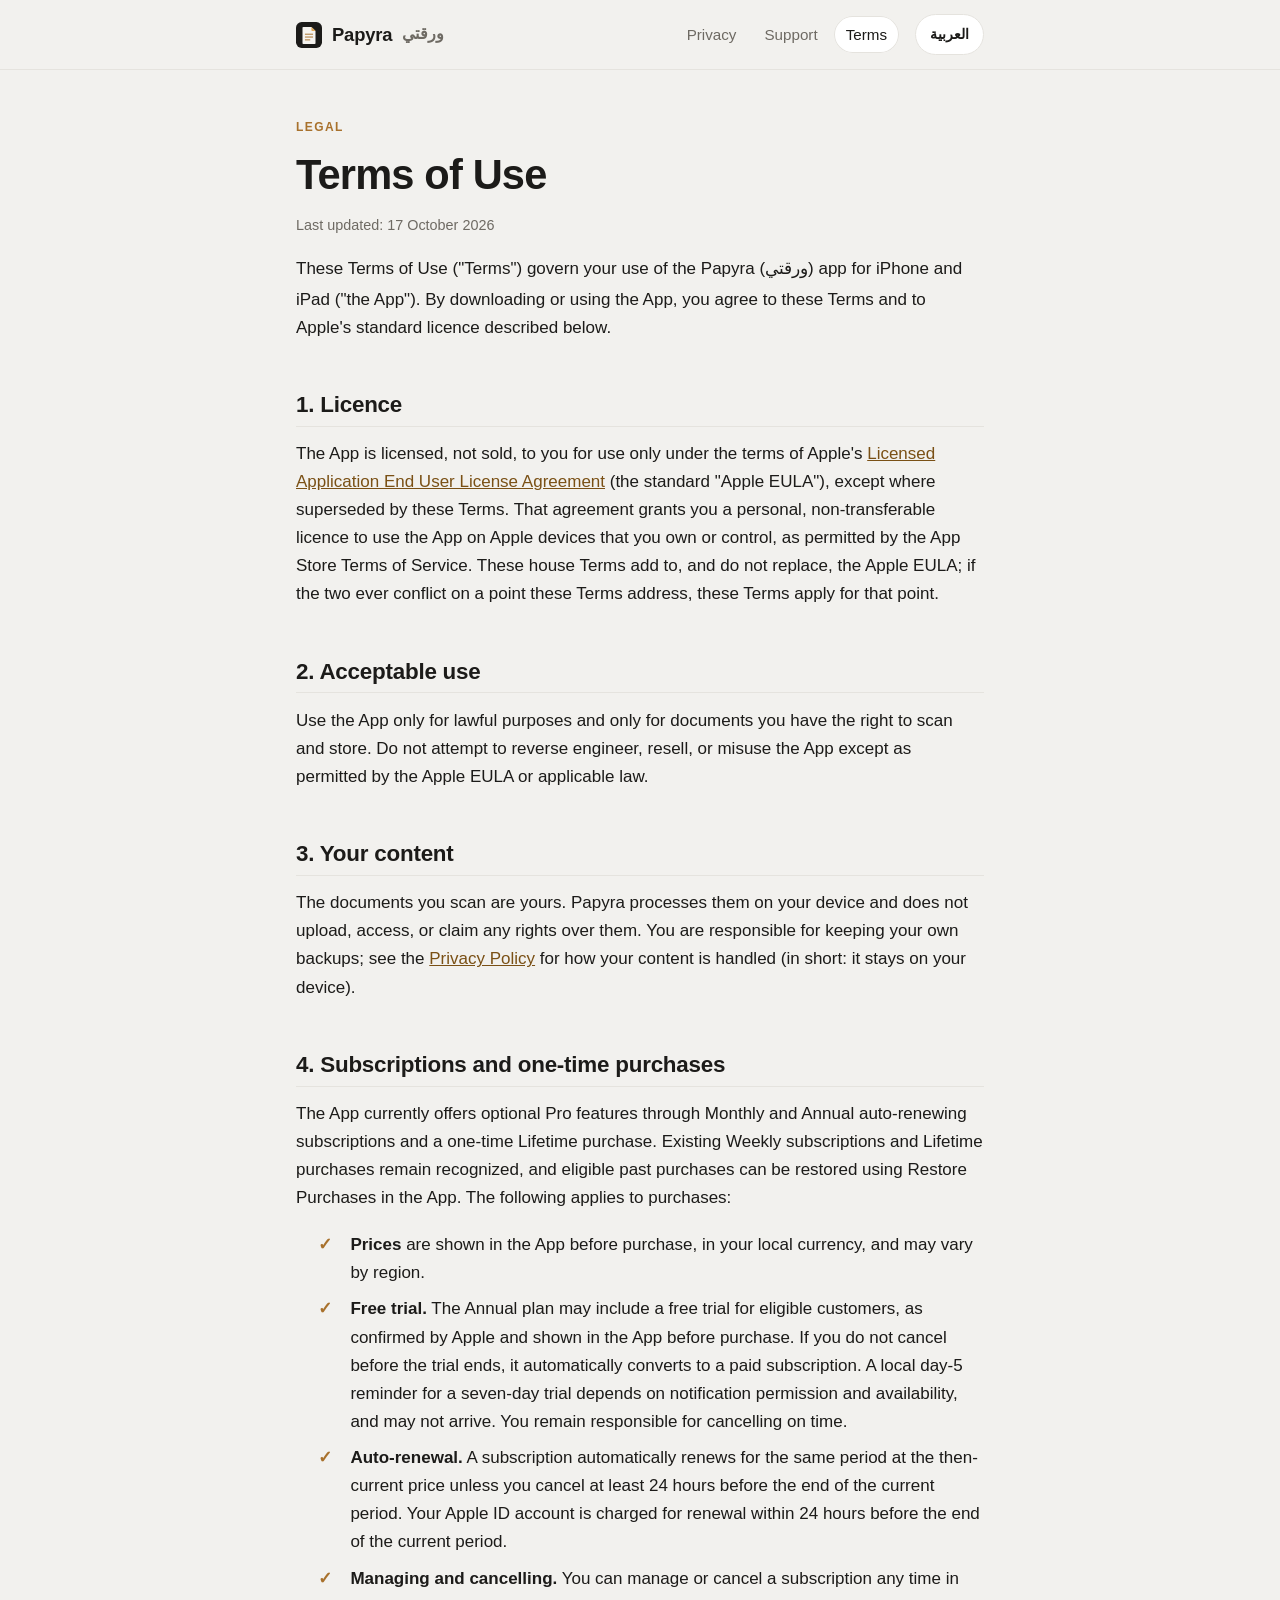
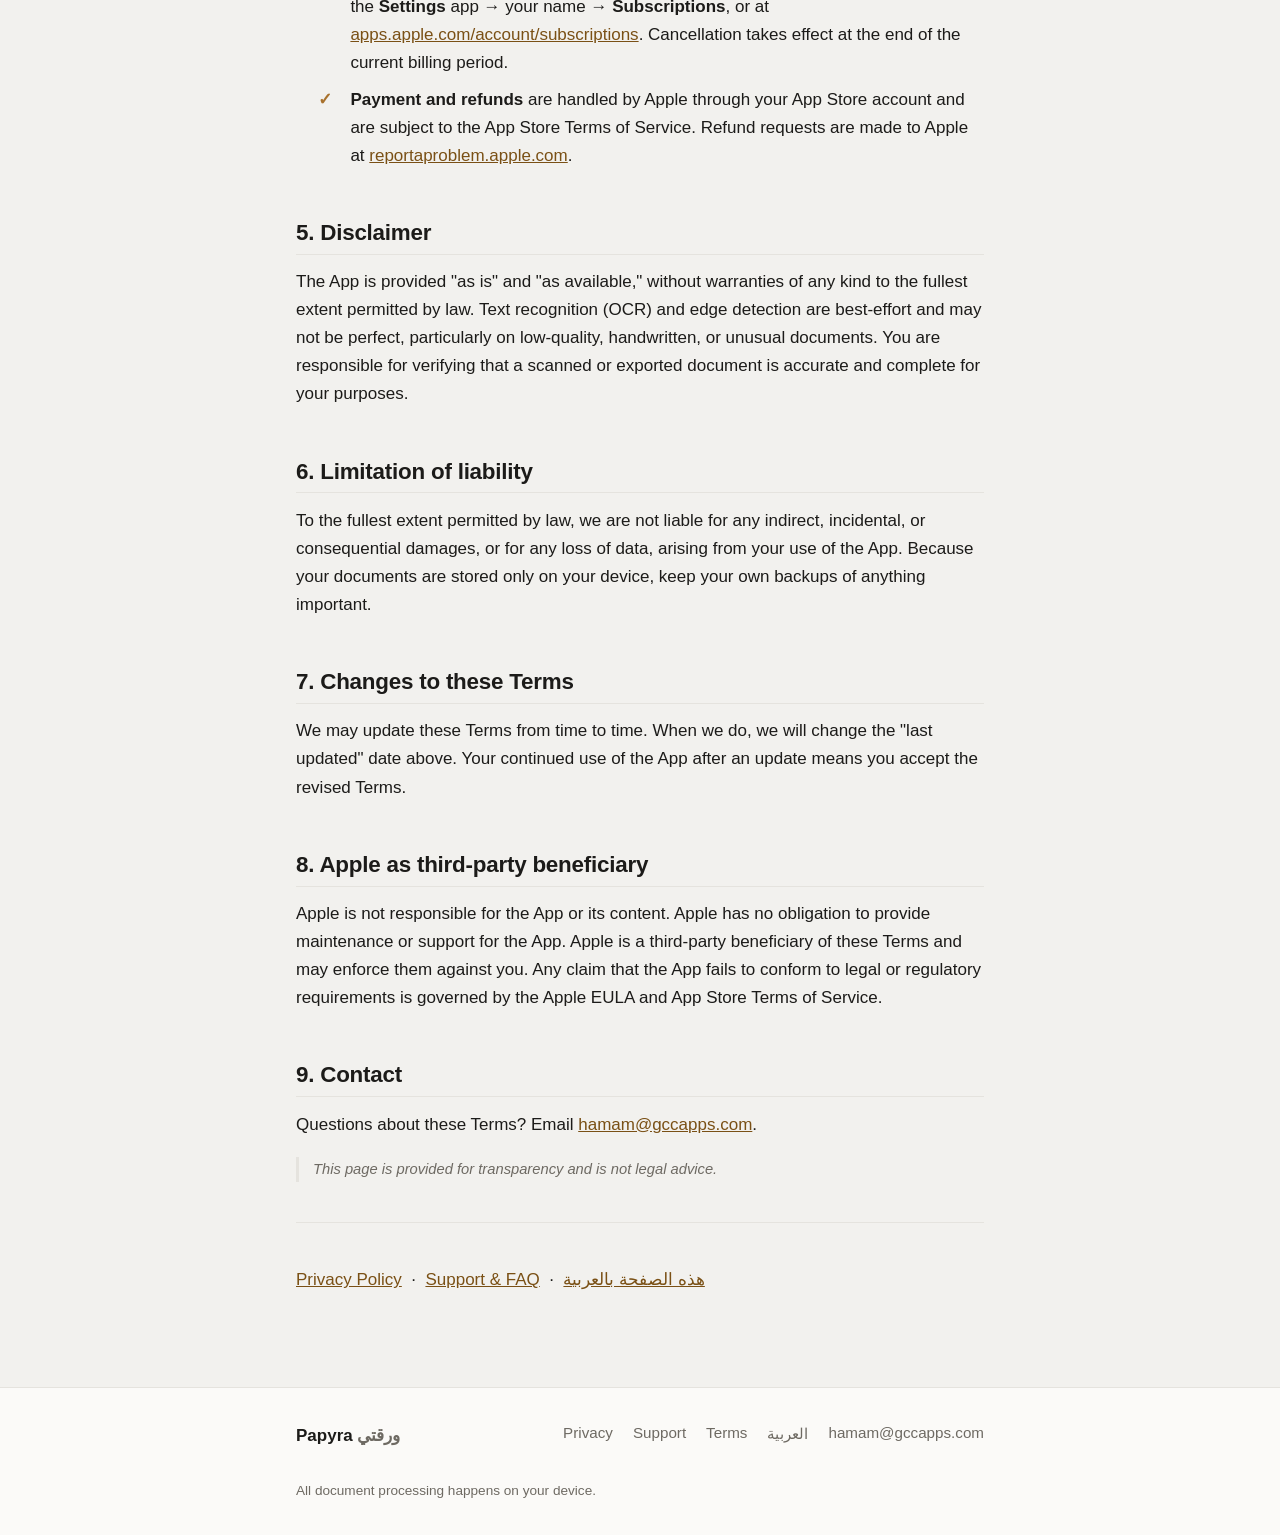
<file: terms/index.html>
<!DOCTYPE html>
<html lang="en" dir="ltr">
<head>
  <meta charset="UTF-8">
  <meta name="viewport" content="width=device-width, initial-scale=1">
  <title>Terms of Use — Papyra</title>
  <meta name="description" content="Terms of Use for Papyra, including subscription and auto-renewal details. Papyra is licensed under Apple's standard Licensed Application End User License Agreement.">
  <meta name="theme-color" content="#F2F1EE" media="(prefers-color-scheme: light)">
  <meta name="theme-color" content="#000000" media="(prefers-color-scheme: dark)">
  <link rel="icon" href="../assets/favicon.svg" type="image/svg+xml">
  <link rel="stylesheet" href="../assets/styles.css">
  <link rel="alternate" hreflang="en" href="../terms/">
  <link rel="alternate" hreflang="ar" href="../ar/terms/">
  <link rel="alternate" hreflang="x-default" href="../terms/">
</head>
<body>
  <a class="skip-link" href="#main">Skip to content</a>

  <header class="site-header">
    <div class="container">
      <a class="brand" href="../" aria-label="Papyra home">
        <img class="mark" src="../assets/favicon.svg" alt="" width="26" height="26">
        <span>Papyra</span>
        <span class="brand-ar" lang="ar">ورقتي</span>
      </a>
      <span class="header-spacer"></span>
      <nav class="site-nav" aria-label="Primary">
        <a href="../privacy/">Privacy</a>
        <a href="../support/">Support</a>
        <a href="../terms/" aria-current="page">Terms</a>
      </nav>
      <a class="lang-switch" href="../ar/terms/" lang="ar" hreflang="ar" rel="alternate">العربية</a>
    </div>
  </header>

  <main id="main">
    <article class="container page prose" aria-labelledby="title">
      <p class="eyebrow">Legal</p>
      <h1 id="title">Terms of Use</h1>
      <p class="updated">Last updated: 17 October 2026</p>

      <p>These Terms of Use ("Terms") govern your use of the Papyra (<span lang="ar">ورقتي</span>) app for iPhone and iPad ("the App"). By downloading or using the App, you agree to these Terms and to Apple's standard licence described below.</p>

      <h2>1. Licence</h2>
      <p>The App is licensed, not sold, to you for use only under the terms of Apple's <a href="https://www.apple.com/legal/internet-services/itunes/dev/stdeula/" rel="noopener" target="_blank">Licensed Application End User License Agreement</a> (the standard "Apple EULA"), except where superseded by these Terms. That agreement grants you a personal, non-transferable licence to use the App on Apple devices that you own or control, as permitted by the App Store Terms of Service. These house Terms add to, and do not replace, the Apple EULA; if the two ever conflict on a point these Terms address, these Terms apply for that point.</p>

      <h2>2. Acceptable use</h2>
      <p>Use the App only for lawful purposes and only for documents you have the right to scan and store. Do not attempt to reverse engineer, resell, or misuse the App except as permitted by the Apple EULA or applicable law.</p>

      <h2>3. Your content</h2>
      <p>The documents you scan are yours. Papyra processes them on your device and does not upload, access, or claim any rights over them. You are responsible for keeping your own backups; see the <a href="../privacy/">Privacy Policy</a> for how your content is handled (in short: it stays on your device).</p>

      <h2>4. Subscriptions and one-time purchases</h2>
      <p>The App currently offers optional Pro features through Monthly and Annual auto-renewing subscriptions and a one-time Lifetime purchase. Existing Weekly subscriptions and Lifetime purchases remain recognized, and eligible past purchases can be restored using Restore Purchases in the App. The following applies to purchases:</p>
      <ul class="ticks">
        <li><strong>Prices</strong> are shown in the App before purchase, in your local currency, and may vary by region.</li>
        <li><strong>Free trial.</strong> The Annual plan may include a free trial for eligible customers, as confirmed by Apple and shown in the App before purchase. If you do not cancel before the trial ends, it automatically converts to a paid subscription. A local day-5 reminder for a seven-day trial depends on notification permission and availability, and may not arrive. You remain responsible for cancelling on time.</li>
        <li><strong>Auto-renewal.</strong> A subscription automatically renews for the same period at the then-current price unless you cancel at least 24 hours before the end of the current period. Your Apple ID account is charged for renewal within 24 hours before the end of the current period.</li>
        <li><strong>Managing and cancelling.</strong> You can manage or cancel a subscription any time in the <strong>Settings</strong> app → your name → <strong>Subscriptions</strong>, or at <a href="https://apps.apple.com/account/subscriptions" rel="noopener" target="_blank">apps.apple.com/account/subscriptions</a>. Cancellation takes effect at the end of the current billing period.</li>
        <li><strong>Payment and refunds</strong> are handled by Apple through your App Store account and are subject to the App Store Terms of Service. Refund requests are made to Apple at <a href="https://reportaproblem.apple.com" rel="noopener" target="_blank">reportaproblem.apple.com</a>.</li>
      </ul>

      <h2>5. Disclaimer</h2>
      <p>The App is provided "as is" and "as available," without warranties of any kind to the fullest extent permitted by law. Text recognition (OCR) and edge detection are best-effort and may not be perfect, particularly on low-quality, handwritten, or unusual documents. You are responsible for verifying that a scanned or exported document is accurate and complete for your purposes.</p>

      <h2>6. Limitation of liability</h2>
      <p>To the fullest extent permitted by law, we are not liable for any indirect, incidental, or consequential damages, or for any loss of data, arising from your use of the App. Because your documents are stored only on your device, keep your own backups of anything important.</p>

      <h2>7. Changes to these Terms</h2>
      <p>We may update these Terms from time to time. When we do, we will change the "last updated" date above. Your continued use of the App after an update means you accept the revised Terms.</p>

      <h2>8. Apple as third-party beneficiary</h2>
      <p>Apple is not responsible for the App or its content. Apple has no obligation to provide maintenance or support for the App. Apple is a third-party beneficiary of these Terms and may enforce them against you. Any claim that the App fails to conform to legal or regulatory requirements is governed by the Apple EULA and App Store Terms of Service.</p>

      <h2>9. Contact</h2>
      <p>Questions about these Terms? Email <a href="mailto:hamam@gccapps.com">hamam@gccapps.com</a>.</p>

      <p class="note">This page is provided for transparency and is not legal advice.</p>

      <hr class="rule">
      <p><a href="../privacy/">Privacy Policy</a> &nbsp;·&nbsp; <a href="../support/">Support &amp; FAQ</a> &nbsp;·&nbsp; <a href="../ar/terms/" lang="ar" hreflang="ar">هذه الصفحة بالعربية</a></p>
    </article>
  </main>

  <footer class="site-footer">
    <div class="container">
      <div class="foot-brand">Papyra <span class="ar" lang="ar">ورقتي</span></div>
      <nav aria-label="Footer">
        <a href="../privacy/">Privacy</a>
        <a href="../support/">Support</a>
        <a href="../terms/">Terms</a>
        <a href="../ar/terms/" lang="ar" hreflang="ar">العربية</a>
        <a href="mailto:hamam@gccapps.com">hamam@gccapps.com</a>
      </nav>
      <p class="fine">All document processing happens on your device.</p>
    </div>
  </footer>
</body>
</html>
</file>
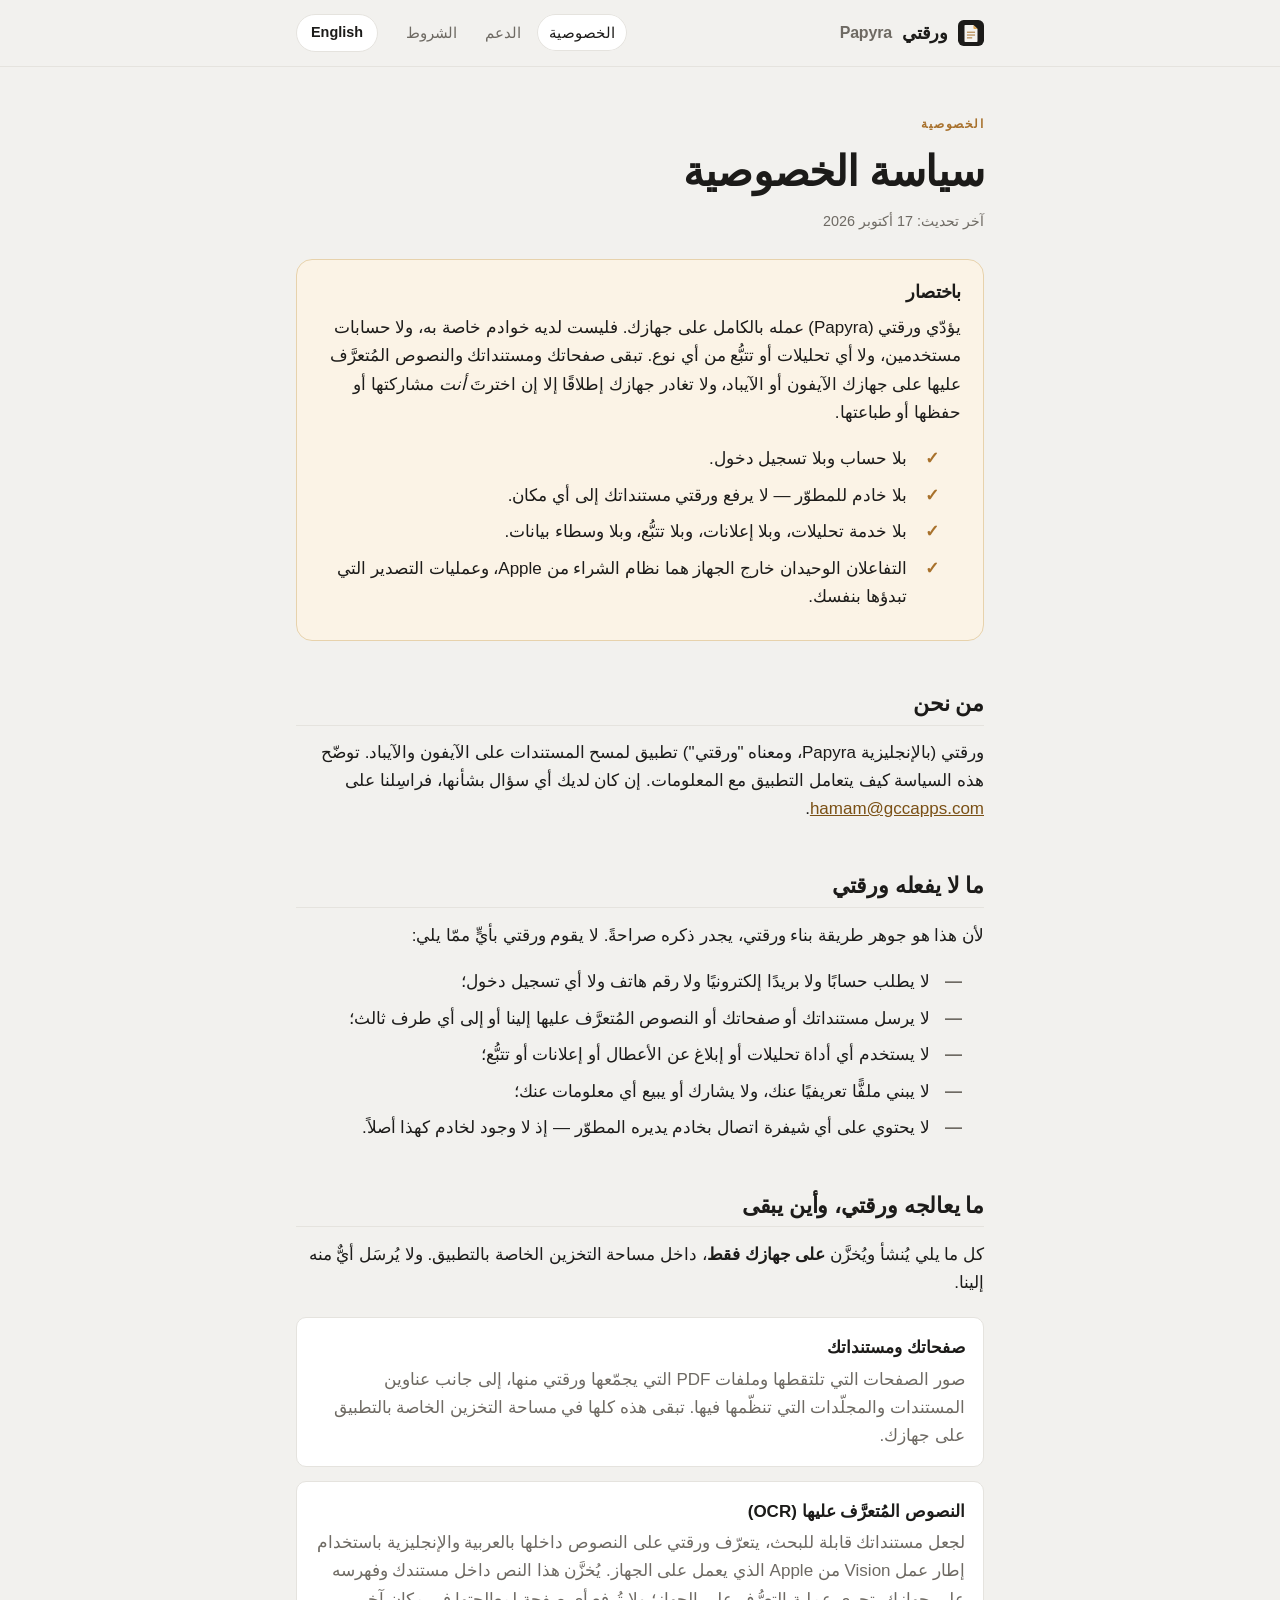
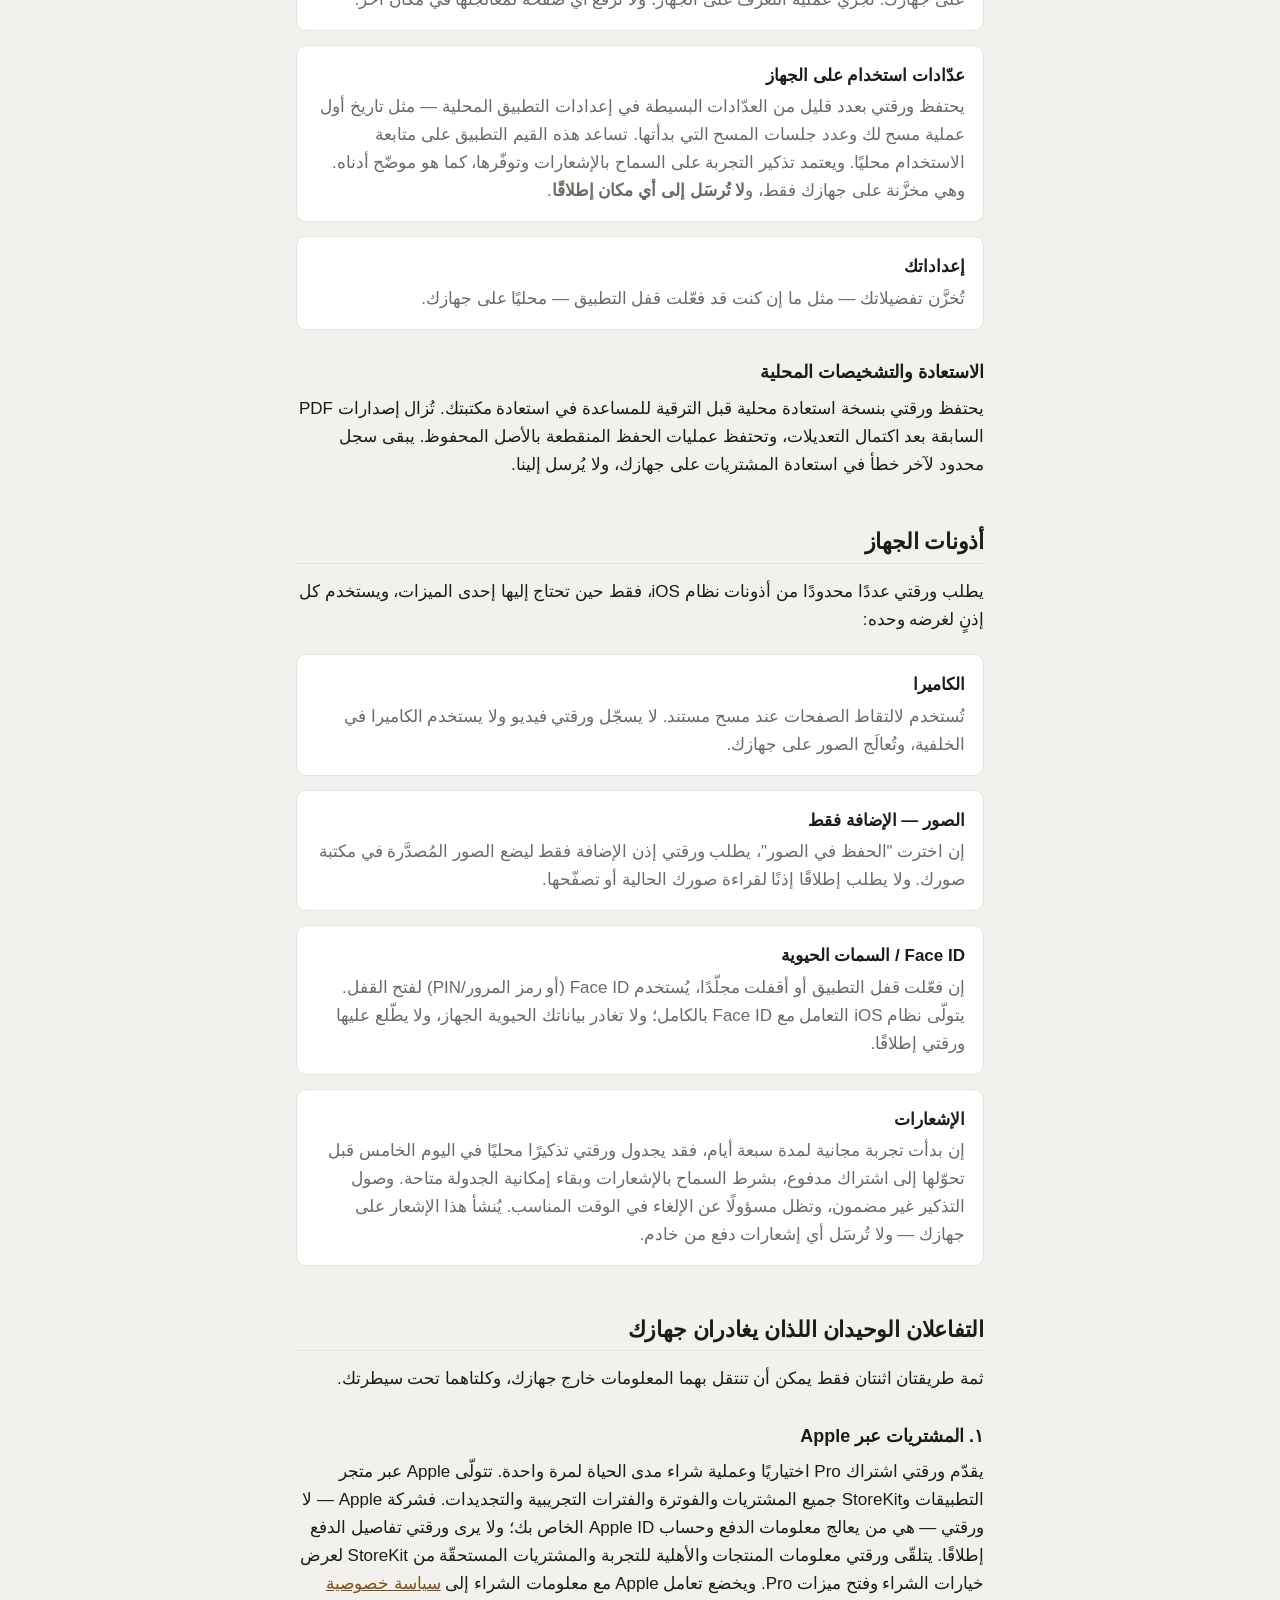
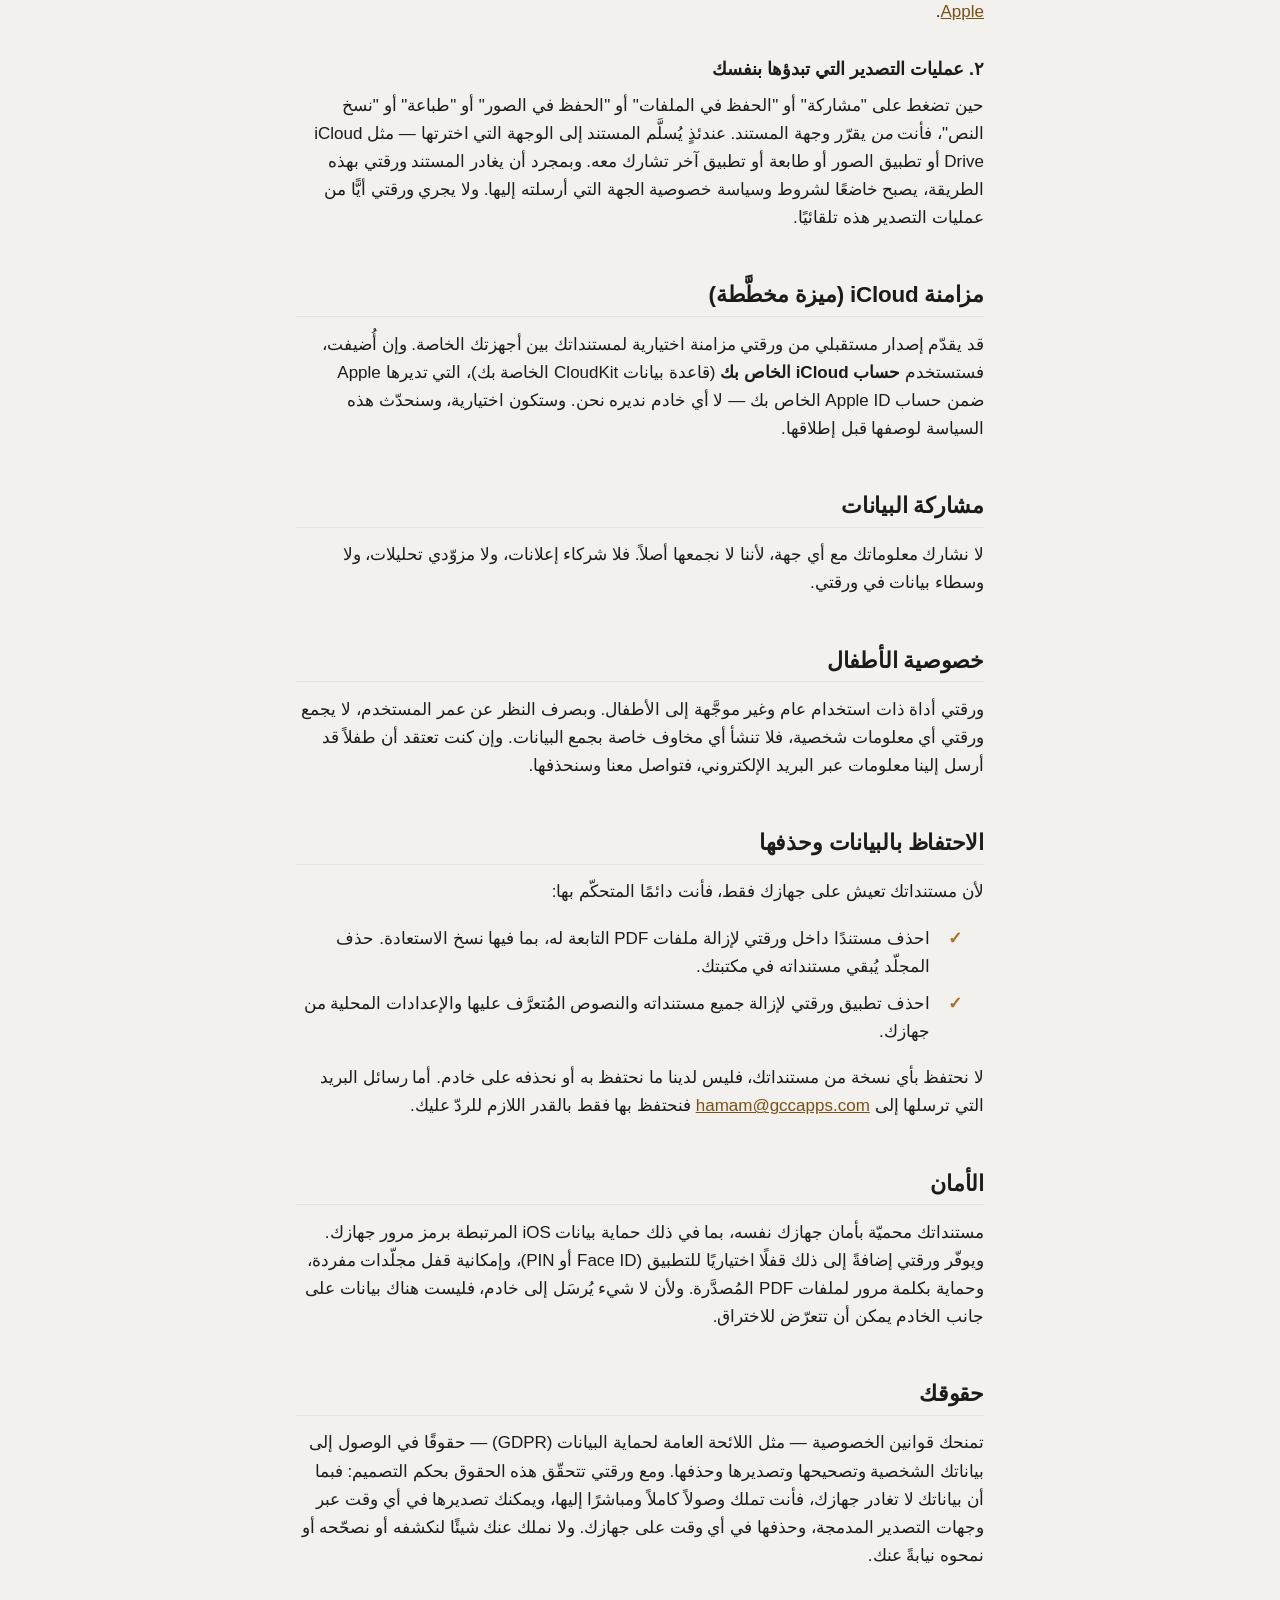
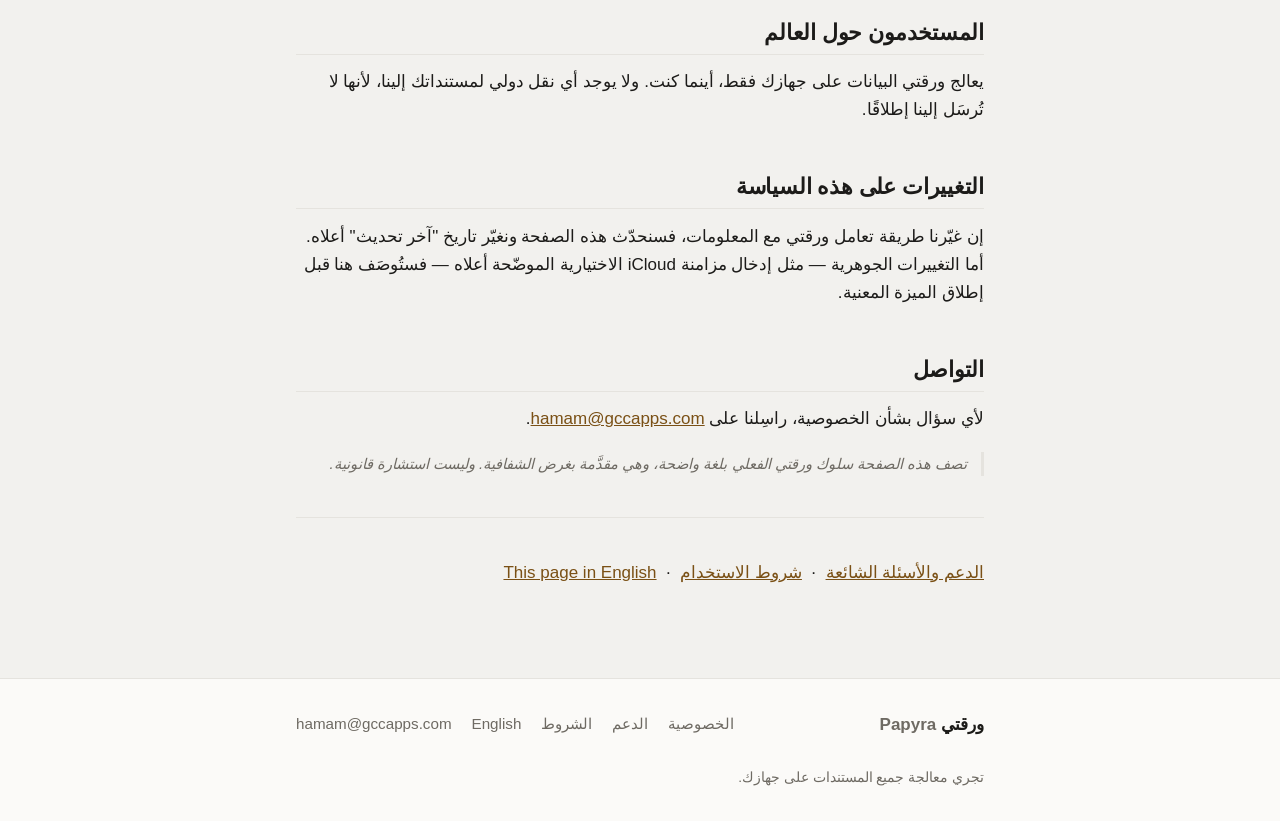
<file: ar/privacy/index.html>
<!DOCTYPE html>
<html lang="ar" dir="rtl">
<head>
  <meta charset="UTF-8">
  <meta name="viewport" content="width=device-width, initial-scale=1">
  <title>سياسة الخصوصية — ورقتي</title>
  <meta name="description" content="سياسة خصوصية ورقتي. يعالج ورقتي كل مستند على جهازك. بلا خوادم، وبلا حسابات، وبلا تحليلات، وبلا تتبُّع. لا تغادر مستنداتك جهازك إلا إن اخترت مشاركتها بنفسك.">
  <meta name="theme-color" content="#F2F1EE" media="(prefers-color-scheme: light)">
  <meta name="theme-color" content="#000000" media="(prefers-color-scheme: dark)">
  <link rel="icon" href="../../assets/favicon.svg" type="image/svg+xml">
  <link rel="stylesheet" href="../../assets/styles.css">
  <link rel="alternate" hreflang="ar" href="../../ar/privacy/">
  <link rel="alternate" hreflang="en" href="../../privacy/">
  <link rel="alternate" hreflang="x-default" href="../../privacy/">
</head>
<body>
  <a class="skip-link" href="#main">تخطَّ إلى المحتوى</a>

  <header class="site-header">
    <div class="container">
      <a class="brand" href="../" aria-label="الصفحة الرئيسية لورقتي">
        <img class="mark" src="../../assets/favicon.svg" alt="" width="26" height="26">
        <span>ورقتي</span>
        <span class="brand-ar" lang="en">Papyra</span>
      </a>
      <span class="header-spacer"></span>
      <nav class="site-nav" aria-label="التنقّل الرئيسي">
        <a href="../privacy/" aria-current="page">الخصوصية</a>
        <a href="../support/">الدعم</a>
        <a href="../terms/">الشروط</a>
      </nav>
      <a class="lang-switch" href="../../privacy/" lang="en" hreflang="en" rel="alternate">English</a>
    </div>
  </header>

  <main id="main">
    <article class="container page prose" aria-labelledby="title">
      <p class="eyebrow">الخصوصية</p>
      <h1 id="title">سياسة الخصوصية</h1>
      <p class="updated">آخر تحديث: 17 أكتوبر 2026</p>

      <div class="callout">
        <h2>باختصار</h2>
        <p>يؤدّي ورقتي (Papyra) عمله بالكامل على جهازك. فليست لديه خوادم خاصة به، ولا حسابات مستخدمين، ولا أي تحليلات أو تتبُّع من أي نوع. تبقى صفحاتك ومستنداتك والنصوص المُتعرَّف عليها على جهازك الآيفون أو الآيباد، ولا تغادر جهازك إطلاقًا إلا إن اخترتَ <em>أنت</em> مشاركتها أو حفظها أو طباعتها.</p>
        <ul class="ticks">
          <li>بلا حساب وبلا تسجيل دخول.</li>
          <li>بلا خادم للمطوّر — لا يرفع ورقتي مستنداتك إلى أي مكان.</li>
          <li>بلا خدمة تحليلات، وبلا إعلانات، وبلا تتبُّع، وبلا وسطاء بيانات.</li>
          <li>التفاعلان الوحيدان خارج الجهاز هما نظام الشراء من Apple، وعمليات التصدير التي تبدؤها بنفسك.</li>
        </ul>
      </div>

      <h2>من نحن</h2>
      <p>ورقتي (بالإنجليزية Papyra، ومعناه "ورقتي") تطبيق لمسح المستندات على الآيفون والآيباد. توضّح هذه السياسة كيف يتعامل التطبيق مع المعلومات. إن كان لديك أي سؤال بشأنها، فراسِلنا على <a href="mailto:hamam@gccapps.com">hamam@gccapps.com</a>.</p>

      <h2>ما لا يفعله ورقتي</h2>
      <p>لأن هذا هو جوهر طريقة بناء ورقتي، يجدر ذكره صراحةً. لا يقوم ورقتي بأيٍّ ممّا يلي:</p>
      <ul class="nots">
        <li>لا يطلب حسابًا ولا بريدًا إلكترونيًا ولا رقم هاتف ولا أي تسجيل دخول؛</li>
        <li>لا يرسل مستنداتك أو صفحاتك أو النصوص المُتعرَّف عليها إلينا أو إلى أي طرف ثالث؛</li>
        <li>لا يستخدم أي أداة تحليلات أو إبلاغ عن الأعطال أو إعلانات أو تتبُّع؛</li>
        <li>لا يبني ملفًّا تعريفيًا عنك، ولا يشارك أو يبيع أي معلومات عنك؛</li>
        <li>لا يحتوي على أي شيفرة اتصال بخادم يديره المطوّر — إذ لا وجود لخادم كهذا أصلاً.</li>
      </ul>

      <h2>ما يعالجه ورقتي، وأين يبقى</h2>
      <p>كل ما يلي يُنشأ ويُخزَّن <strong>على جهازك فقط</strong>، داخل مساحة التخزين الخاصة بالتطبيق. ولا يُرسَل أيٌّ منه إلينا.</p>
      <div class="deflist">
        <div class="row">
          <p class="k">صفحاتك ومستنداتك</p>
          <p class="v">صور الصفحات التي تلتقطها وملفات PDF التي يجمّعها ورقتي منها، إلى جانب عناوين المستندات والمجلّدات التي تنظّمها فيها. تبقى هذه كلها في مساحة التخزين الخاصة بالتطبيق على جهازك.</p>
        </div>
        <div class="row">
          <p class="k">النصوص المُتعرَّف عليها (OCR)</p>
          <p class="v">لجعل مستنداتك قابلة للبحث، يتعرّف ورقتي على النصوص داخلها بالعربية والإنجليزية باستخدام إطار عمل Vision من Apple الذي يعمل على الجهاز. يُخزَّن هذا النص داخل مستندك وفهرسه على جهازك. تجري عملية التعرُّف على الجهاز؛ ولا تُرفع أي صفحة لمعالجتها في مكان آخر.</p>
        </div>
        <div class="row">
          <p class="k">عدّادات استخدام على الجهاز</p>
          <p class="v">يحتفظ ورقتي بعدد قليل من العدّادات البسيطة في إعدادات التطبيق المحلية — مثل تاريخ أول عملية مسح لك وعدد جلسات المسح التي بدأتها. تساعد هذه القيم التطبيق على متابعة الاستخدام محليًا. ويعتمد تذكير التجربة على السماح بالإشعارات وتوفّرها، كما هو موضّح أدناه. وهي مخزَّنة على جهازك فقط، و<strong>لا تُرسَل إلى أي مكان إطلاقًا</strong>.</p>
        </div>
        <div class="row">
          <p class="k">إعداداتك</p>
          <p class="v">تُخزَّن تفضيلاتك — مثل ما إن كنت قد فعّلت قفل التطبيق — محليًا على جهازك.</p>
        </div>
      </div>

      <h3>الاستعادة والتشخيصات المحلية</h3>
      <p>يحتفظ ورقتي بنسخة استعادة محلية قبل الترقية للمساعدة في استعادة مكتبتك. تُزال إصدارات PDF السابقة بعد اكتمال التعديلات، وتحتفظ عمليات الحفظ المنقطعة بالأصل المحفوظ. يبقى سجل محدود لآخر خطأ في استعادة المشتريات على جهازك، ولا يُرسل إلينا.</p>

      <h2>أذونات الجهاز</h2>
      <p>يطلب ورقتي عددًا محدودًا من أذونات نظام iOS، فقط حين تحتاج إليها إحدى الميزات، ويستخدم كل إذنٍ لغرضه وحده:</p>
      <div class="deflist">
        <div class="row">
          <p class="k">الكاميرا</p>
          <p class="v">تُستخدم لالتقاط الصفحات عند مسح مستند. لا يسجّل ورقتي فيديو ولا يستخدم الكاميرا في الخلفية، وتُعالَج الصور على جهازك.</p>
        </div>
        <div class="row">
          <p class="k">الصور — الإضافة فقط</p>
          <p class="v">إن اخترت "الحفظ في الصور"، يطلب ورقتي إذن الإضافة فقط ليضع الصور المُصدَّرة في مكتبة صورك. ولا يطلب إطلاقًا إذنًا لقراءة صورك الحالية أو تصفّحها.</p>
        </div>
        <div class="row">
          <p class="k">Face ID / السمات الحيوية</p>
          <p class="v">إن فعّلت قفل التطبيق أو أقفلت مجلّدًا، يُستخدم Face ID (أو رمز المرور/PIN) لفتح القفل. يتولّى نظام iOS التعامل مع Face ID بالكامل؛ ولا تغادر بياناتك الحيوية الجهاز، ولا يطّلع عليها ورقتي إطلاقًا.</p>
        </div>
        <div class="row">
          <p class="k">الإشعارات</p>
          <p class="v">إن بدأت تجربة مجانية لمدة سبعة أيام، فقد يجدول ورقتي تذكيرًا محليًا في اليوم الخامس قبل تحوّلها إلى اشتراك مدفوع، بشرط السماح بالإشعارات وبقاء إمكانية الجدولة متاحة. وصول التذكير غير مضمون، وتظل مسؤولًا عن الإلغاء في الوقت المناسب. يُنشأ هذا الإشعار على جهازك — ولا تُرسَل أي إشعارات دفع من خادم.</p>
        </div>
      </div>

      <h2>التفاعلان الوحيدان اللذان يغادران جهازك</h2>
      <p>ثمة طريقتان اثنتان فقط يمكن أن تنتقل بهما المعلومات خارج جهازك، وكلتاهما تحت سيطرتك.</p>

      <h3>١. المشتريات عبر Apple</h3>
      <p>يقدّم ورقتي اشتراك Pro اختياريًا وعملية شراء مدى الحياة لمرة واحدة. تتولّى Apple عبر متجر التطبيقات و‏StoreKit جميع المشتريات والفوترة والفترات التجريبية والتجديدات. فشركة Apple — لا ورقتي — هي من يعالج معلومات الدفع وحساب Apple ID الخاص بك؛ ولا يرى ورقتي تفاصيل الدفع إطلاقًا. يتلقّى ورقتي معلومات المنتجات والأهلية للتجربة والمشتريات المستحقّة من StoreKit لعرض خيارات الشراء وفتح ميزات Pro. ويخضع تعامل Apple مع معلومات الشراء إلى <a href="https://www.apple.com/legal/privacy/" rel="noopener" target="_blank">سياسة خصوصية Apple</a>.</p>

      <h3>٢. عمليات التصدير التي تبدؤها بنفسك</h3>
      <p>حين تضغط على "مشاركة" أو "الحفظ في الملفات" أو "الحفظ في الصور" أو "طباعة" أو "نسخ النص"، فأنت <em>من</em> يقرّر وجهة المستند. عندئذٍ يُسلَّم المستند إلى الوجهة التي اخترتها — مثل iCloud Drive أو تطبيق الصور أو طابعة أو تطبيق آخر تشارك معه. وبمجرد أن يغادر المستند ورقتي بهذه الطريقة، يصبح خاضعًا لشروط وسياسة خصوصية الجهة التي أرسلته إليها. ولا يجري ورقتي أيًّا من عمليات التصدير هذه تلقائيًا.</p>

      <h2>مزامنة iCloud (ميزة مخطَّطة)</h2>
      <p>قد يقدّم إصدار مستقبلي من ورقتي مزامنة اختيارية لمستنداتك بين أجهزتك الخاصة. وإن أُضيفت، فستستخدم <strong>حساب iCloud الخاص بك</strong> (قاعدة بيانات CloudKit الخاصة بك)، التي تديرها Apple ضمن حساب Apple ID الخاص بك — لا أي خادم نديره نحن. وستكون اختيارية، وسنحدّث هذه السياسة لوصفها قبل إطلاقها.</p>

      <h2>مشاركة البيانات</h2>
      <p>لا نشارك معلوماتك مع أي جهة، لأننا لا نجمعها أصلاً. فلا شركاء إعلانات، ولا مزوّدي تحليلات، ولا وسطاء بيانات في ورقتي.</p>

      <h2>خصوصية الأطفال</h2>
      <p>ورقتي أداة ذات استخدام عام وغير موجَّهة إلى الأطفال. وبصرف النظر عن عمر المستخدم، لا يجمع ورقتي أي معلومات شخصية، فلا تنشأ أي مخاوف خاصة بجمع البيانات. وإن كنت تعتقد أن طفلاً قد أرسل إلينا معلومات عبر البريد الإلكتروني، فتواصل معنا وسنحذفها.</p>

      <h2>الاحتفاظ بالبيانات وحذفها</h2>
      <p>لأن مستنداتك تعيش على جهازك فقط، فأنت دائمًا المتحكّم بها:</p>
      <ul class="ticks">
        <li>احذف مستندًا داخل ورقتي لإزالة ملفات PDF التابعة له، بما فيها نسخ الاستعادة. حذف المجلّد يُبقي مستنداته في مكتبتك.</li>
        <li>احذف تطبيق ورقتي لإزالة جميع مستنداته والنصوص المُتعرَّف عليها والإعدادات المحلية من جهازك.</li>
      </ul>
      <p>لا نحتفظ بأي نسخة من مستنداتك، فليس لدينا ما نحتفظ به أو نحذفه على خادم. أما رسائل البريد التي ترسلها إلى <a href="mailto:hamam@gccapps.com">hamam@gccapps.com</a> فنحتفظ بها فقط بالقدر اللازم للردّ عليك.</p>

      <h2>الأمان</h2>
      <p>مستنداتك محميّة بأمان جهازك نفسه، بما في ذلك حماية بيانات iOS المرتبطة برمز مرور جهازك. ويوفّر ورقتي إضافةً إلى ذلك قفلًا اختياريًا للتطبيق (Face ID أو PIN)، وإمكانية قفل مجلّدات مفردة، وحماية بكلمة مرور لملفات PDF المُصدَّرة. ولأن لا شيء يُرسَل إلى خادم، فليست هناك بيانات على جانب الخادم يمكن أن تتعرّض للاختراق.</p>

      <h2>حقوقك</h2>
      <p>تمنحك قوانين الخصوصية — مثل اللائحة العامة لحماية البيانات (GDPR) — حقوقًا في الوصول إلى بياناتك الشخصية وتصحيحها وتصديرها وحذفها. ومع ورقتي تتحقّق هذه الحقوق بحكم التصميم: فبما أن بياناتك لا تغادر جهازك، فأنت تملك وصولاً كاملاً ومباشرًا إليها، ويمكنك تصديرها في أي وقت عبر وجهات التصدير المدمجة، وحذفها في أي وقت على جهازك. ولا نملك عنك شيئًا لنكشفه أو نصحّحه أو نمحوه نيابةً عنك.</p>

      <h2>المستخدمون حول العالم</h2>
      <p>يعالج ورقتي البيانات على جهازك فقط، أينما كنت. ولا يوجد أي نقل دولي لمستنداتك إلينا، لأنها لا تُرسَل إلينا إطلاقًا.</p>

      <h2>التغييرات على هذه السياسة</h2>
      <p>إن غيّرنا طريقة تعامل ورقتي مع المعلومات، فسنحدّث هذه الصفحة ونغيّر تاريخ "آخر تحديث" أعلاه. أما التغييرات الجوهرية — مثل إدخال مزامنة iCloud الاختيارية الموضّحة أعلاه — فستُوصَف هنا قبل إطلاق الميزة المعنية.</p>

      <h2>التواصل</h2>
      <p>لأي سؤال بشأن الخصوصية، راسِلنا على <a href="mailto:hamam@gccapps.com">hamam@gccapps.com</a>.</p>

      <p class="note">تصف هذه الصفحة سلوك ورقتي الفعلي بلغة واضحة، وهي مقدَّمة بغرض الشفافية. وليست استشارة قانونية.</p>

      <hr class="rule">
      <p><a href="../support/">الدعم والأسئلة الشائعة</a> &nbsp;·&nbsp; <a href="../terms/">شروط الاستخدام</a> &nbsp;·&nbsp; <a href="../../privacy/" lang="en" hreflang="en">This page in English</a></p>
    </article>
  </main>

  <footer class="site-footer">
    <div class="container">
      <div class="foot-brand">ورقتي <span class="ar" lang="en">Papyra</span></div>
      <nav aria-label="روابط التذييل">
        <a href="../privacy/">الخصوصية</a>
        <a href="../support/">الدعم</a>
        <a href="../terms/">الشروط</a>
        <a href="../../privacy/" lang="en" hreflang="en">English</a>
        <a href="mailto:hamam@gccapps.com">hamam@gccapps.com</a>
      </nav>
      <p class="fine">تجري معالجة جميع المستندات على جهازك.</p>
    </div>
  </footer>
</body>
</html>
</file>
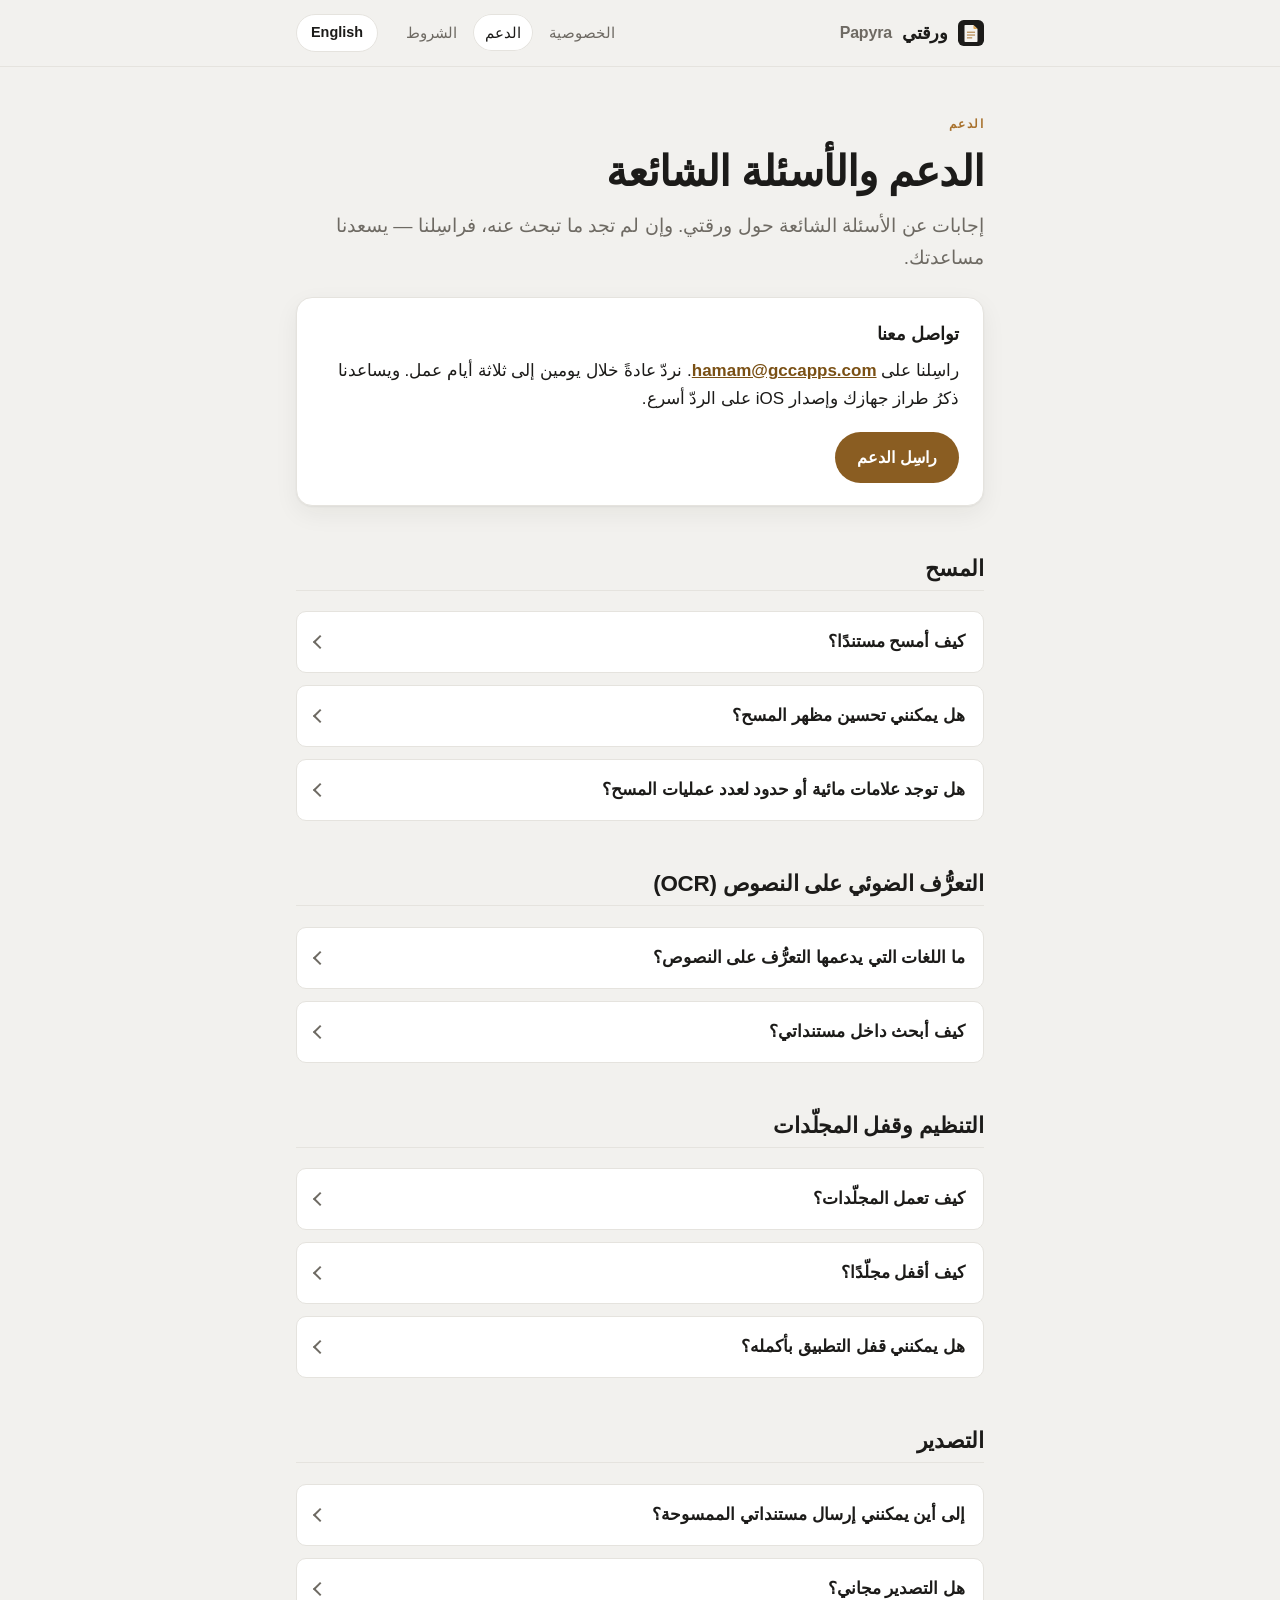
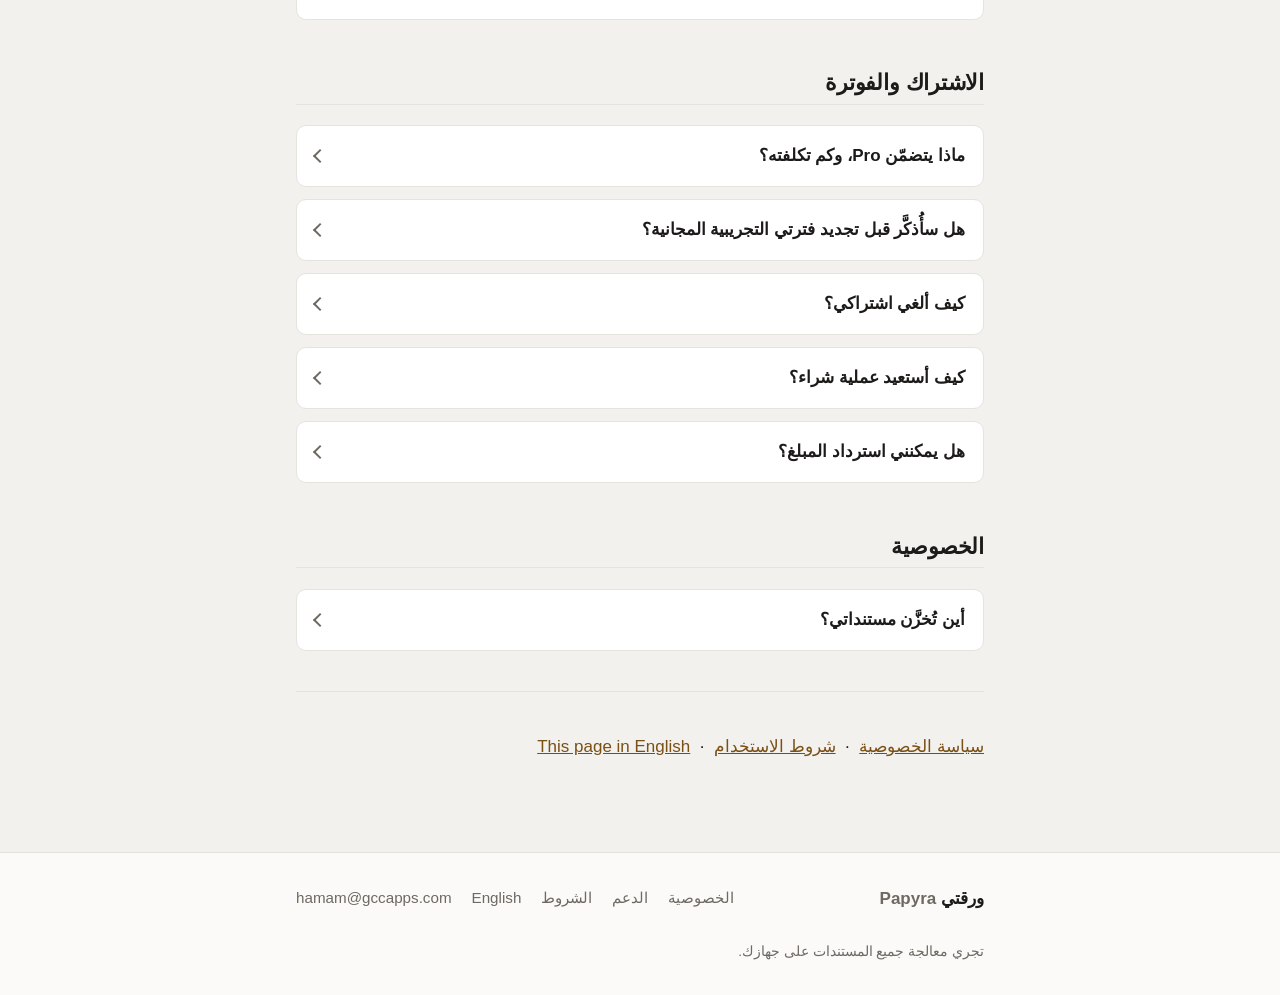
<file: ar/support/index.html>
<!DOCTYPE html>
<html lang="ar" dir="rtl">
<head>
  <meta charset="UTF-8">
  <meta name="viewport" content="width=device-width, initial-scale=1">
  <title>الدعم والأسئلة الشائعة — ورقتي</title>
  <meta name="description" content="دعم ورقتي والأسئلة الشائعة: المسح، والتعرُّف الضوئي بالعربية والإنجليزية، وقفل المجلّدات، ووجهات التصدير، وإدارة الاشتراك وإلغائه، واستعادة المشتريات.">
  <meta name="theme-color" content="#F2F1EE" media="(prefers-color-scheme: light)">
  <meta name="theme-color" content="#000000" media="(prefers-color-scheme: dark)">
  <link rel="icon" href="../../assets/favicon.svg" type="image/svg+xml">
  <link rel="stylesheet" href="../../assets/styles.css">
  <link rel="alternate" hreflang="ar" href="../../ar/support/">
  <link rel="alternate" hreflang="en" href="../../support/">
  <link rel="alternate" hreflang="x-default" href="../../support/">
</head>
<body>
  <a class="skip-link" href="#main">تخطَّ إلى المحتوى</a>

  <header class="site-header">
    <div class="container">
      <a class="brand" href="../" aria-label="الصفحة الرئيسية لورقتي">
        <img class="mark" src="../../assets/favicon.svg" alt="" width="26" height="26">
        <span>ورقتي</span>
        <span class="brand-ar" lang="en">Papyra</span>
      </a>
      <span class="header-spacer"></span>
      <nav class="site-nav" aria-label="التنقّل الرئيسي">
        <a href="../privacy/">الخصوصية</a>
        <a href="../support/" aria-current="page">الدعم</a>
        <a href="../terms/">الشروط</a>
      </nav>
      <a class="lang-switch" href="../../support/" lang="en" hreflang="en" rel="alternate">English</a>
    </div>
  </header>

  <main id="main">
    <article class="container page prose" aria-labelledby="title">
      <p class="eyebrow">الدعم</p>
      <h1 id="title">الدعم والأسئلة الشائعة</h1>
      <p class="lede">إجابات عن الأسئلة الشائعة حول ورقتي. وإن لم تجد ما تبحث عنه، فراسِلنا — يسعدنا مساعدتك.</p>

      <div class="contact-card">
        <h3 style="margin-top:0">تواصل معنا</h3>
        <p>راسِلنا على <a href="mailto:hamam@gccapps.com">hamam@gccapps.com</a>. نردّ عادةً خلال يومين إلى ثلاثة أيام عمل. ويساعدنا ذكرُ طراز جهازك وإصدار iOS على الردّ أسرع.</p>
        <p style="margin-bottom:0"><a class="btn" href="mailto:hamam@gccapps.com">راسِل الدعم</a></p>
      </div>

      <h2>المسح</h2>
      <div class="faq">
        <details>
          <summary>كيف أمسح مستندًا؟</summary>
          <div class="answer">
            <p>اضغط على زر المسح ووجّه الكاميرا نحو المستند. يكتشف ورقتي حواف الصفحة تلقائيًا ويصحّح ميلانها. يمكنك مسح عدة صفحات تباعًا لمستند متعدّد الصفحات، ثم إعادة ترتيبها أو تدويرها أو حذفها قبل الحفظ أو بعده. ويُحفظ مستندك تلقائيًا — فلا توجد خطوة "حفظ" منفصلة.</p>
          </div>
        </details>
        <details>
          <summary>هل يمكنني تحسين مظهر المسح؟</summary>
          <div class="answer">
            <p>نعم. يوفّر ورقتي مرشّحات مثل الأبيض والأسود، والتدرّج الرمادي، وتحسين الألوان لتحسين التباين ووضوح القراءة، إضافةً إلى الاقتصاص. كما يمكنك اختيار حجم الصفحة (A4 أو Letter أو Legal) عند التصدير.</p>
          </div>
        </details>
        <details>
          <summary>هل توجد علامات مائية أو حدود لعدد عمليات المسح؟</summary>
          <div class="answer">
            <p>لا. المسح غير محدود ولا توجد علامات مائية — إطلاقًا وفي أي فئة. وتصدير مستنداتك مجاني دائمًا.</p>
          </div>
        </details>
      </div>

      <h2>التعرُّف الضوئي على النصوص (OCR)</h2>
      <div class="faq">
        <details>
          <summary>ما اللغات التي يدعمها التعرُّف على النصوص؟</summary>
          <div class="answer">
            <p>يتعرّف ورقتي على النصوص بـ<strong>العربية والإنجليزية</strong>، بما في ذلك المستندات التي تمزج بين الاتجاهين في الصفحة نفسها. ويجري التعرُّف بالكامل على جهازك باستخدام إطار عمل Vision من Apple — دون رفع أي صفحة إطلاقًا.</p>
          </div>
        </details>
        <details>
          <summary>كيف أبحث داخل مستنداتي؟</summary>
          <div class="answer">
            <p>بمجرد معالجة المستند، يصبح نصّه المُتعرَّف عليه قابلاً للبحث. استخدم خاصية البحث للعثور على المستندات حسب محتواها، واستخدم البحث داخل المستند للانتقال إلى نتيجة معيّنة. وإن فتحت البحث مباشرةً بعد مسح دفعة كبيرة، فقد ترى للحظات حالة "جارٍ فهرسة النص" ريثما يكتمل التعرُّف في الخلفية.</p>
          </div>
        </details>
      </div>

      <h2>التنظيم وقفل المجلّدات</h2>
      <div class="faq">
        <details>
          <summary>كيف تعمل المجلّدات؟</summary>
          <div class="answer">
            <p>يمكنك إنشاء مجلّدات ونقل المستندات إليها للبقاء منظّمًا.</p>
          </div>
        </details>
        <details>
          <summary>كيف أقفل مجلّدًا؟</summary>
          <div class="answer">
            <p>قفل المجلّدات ميزة ضمن Pro. بعد اشتراكك في Pro، يمكنك قفل مجلّد بحيث يتطلّب فتحه استخدام Face ID أو رمز PIN. تعتمد هذه الميزة على آلية قفل التطبيق الآمنة نفسها المدمجة في ورقتي. ويتولّى نظام iOS التعامل مع بياناتك الحيوية، ولا يراها التطبيق إطلاقًا.</p>
          </div>
        </details>
        <details>
          <summary>هل يمكنني قفل التطبيق بأكمله؟</summary>
          <div class="answer">
            <p>نعم — قفل التطبيق (Face ID أو PIN) مجاني ومتاح للجميع. يمكنك تفعيله من الإعدادات داخل التطبيق.</p>
          </div>
        </details>
      </div>

      <h2>التصدير</h2>
      <div class="faq">
        <details>
          <summary>إلى أين يمكنني إرسال مستنداتي الممسوحة؟</summary>
          <div class="answer">
            <p>يوفّر ورقتي خمس وجهات للتصدير، جميعها مجانية:</p>
            <ul class="ticks">
              <li><strong>مشاركة</strong> — عبر ورقة المشاركة في النظام، لإرسالها إلى أي تطبيق.</li>
              <li><strong>الحفظ في الملفات</strong> — حفظ ملف PDF في iCloud Drive أو "على الآيفون/الآيباد".</li>
              <li><strong>الحفظ في الصور</strong> — حفظ صور الصفحات في مكتبة صورك (بإذن الإضافة فقط).</li>
              <li><strong>طباعة</strong> — عبر AirPrint.</li>
              <li><strong>نسخ النص</strong> — نسخ النص المُتعرَّف عليه إلى الحافظة.</li>
            </ul>
            <p>يمكنك التصدير بصيغة PDF أو JPG، واختيار حجم الصفحة، وإضافة كلمة مرور إلى ملف PDF اختياريًا.</p>
          </div>
        </details>
        <details>
          <summary>هل التصدير مجاني؟</summary>
          <div class="answer">
            <p>دائمًا. لا يُحجب التصدير خلف أي اشتراك إطلاقًا. وهذا وعد أساسي من ورقتي.</p>
          </div>
        </details>
      </div>

      <h2>الاشتراك والفوترة</h2>
      <div class="faq">
        <details>
          <summary>ماذا يتضمّن Pro، وكم تكلفته؟</summary>
          <div class="answer">
            <p>ورقتي مجاني للمسح والتعرُّف على النصوص والتنظيم والتصدير دون حدود. ويفتح Pro ميزات إضافية مثل قفل المجلّدات، مع ميزات Pro أخرى مخطَّطة. يتوفّر Pro حاليًا عبر اشتراكات شهرية وسنوية تتجدّد تلقائيًا، أو عملية شراء مدى الحياة لمرة واحدة. تتاح التجربة السنوية المجانية لمدة سبعة أيام فقط عندما تؤكّد Apple الأهلية ويظهر العرض في التطبيق. تظل الاشتراكات الأسبوعية ومشتريات مدى الحياة السابقة معترفًا بها وقابلة للاستعادة. وتظهر الأسعار الدقيقة دائمًا داخل التطبيق قبل الشراء، بعملتك المحلية.</p>
          </div>
        </details>
        <details>
          <summary>هل سأُذكَّر قبل تجديد فترتي التجريبية المجانية؟</summary>
          <div class="answer">
            <p>وصول التذكير غير مضمون. عند بدء تجربة مجانية لمدة سبعة أيام، قد يجدول ورقتي تذكيرًا محليًا في اليوم الخامس إذا سُمح بالإشعارات وكانت الجدولة متاحة. وتظل مسؤولًا عن الإلغاء في الوقت المناسب قبل تحوّل التجربة إلى اشتراك مدفوع.</p>
          </div>
        </details>
        <details>
          <summary>كيف ألغي اشتراكي؟</summary>
          <div class="answer">
            <p>تدير Apple الاشتراكات، ولا يستغرق الإلغاء سوى بضع نقرات. يمكنك الإلغاء في أي وقت قبل التجديد التالي:</p>
            <ol class="steps">
              <li>افتح تطبيق <strong>الإعدادات</strong> على الآيفون أو الآيباد.</li>
              <li>اضغط على اسمك في الأعلى، ثم اضغط على <strong>الاشتراكات</strong>.</li>
              <li>اضغط على <strong>ورقتي</strong>.</li>
              <li>اضغط على <strong>إلغاء الاشتراك</strong> وأكِّد.</li>
            </ol>
            <p>ويمكنك أيضًا فتح شاشة الاشتراكات مباشرةً:</p>
            <p><a class="btn btn-secondary" href="https://apps.apple.com/account/subscriptions" rel="noopener" target="_blank">إدارة الاشتراكات</a></p>
            <p>لا يضيف ورقتي أي شاشة "هل أنت متأكد؟" لثنيك عن الإلغاء — فالإلغاء بنقرة واحدة داخل إعدادات Apple نفسها.</p>
          </div>
        </details>
        <details>
          <summary>كيف أستعيد عملية شراء؟</summary>
          <div class="answer">
            <p>إن أعدت تثبيت ورقتي أو انتقلت إلى جهاز جديد، فافتح شاشة الاشتراك أو الإعدادات في التطبيق واضغط على <strong>استعادة المشتريات</strong>. وما دمت مسجّلاً الدخول بحساب Apple ID نفسه الذي اشتريت به، فستُستعاد ميزات Pro لديك (بما في ذلك شراء مدى الحياة).</p>
          </div>
        </details>
        <details>
          <summary>هل يمكنني استرداد المبلغ؟</summary>
          <div class="answer">
            <p>تتولّى Apple معالجة عمليات استرداد مشتريات متجر التطبيقات. ادخل إلى <a href="https://reportaproblem.apple.com" rel="noopener" target="_blank">reportaproblem.apple.com</a>، وسجّل الدخول بحساب Apple ID، واختر عملية شراء ورقتي لطلب الاسترداد. وإن واجهت مشكلة في التطبيق، فراسِلنا أيضًا — يسعدنا مساعدتك.</p>
          </div>
        </details>
      </div>

      <h2>الخصوصية</h2>
      <div class="faq">
        <details>
          <summary>أين تُخزَّن مستنداتي؟</summary>
          <div class="answer">
            <p>على جهازك فقط. ليست لدى ورقتي خوادم، ولا يرفع مستنداتك إطلاقًا. للاطّلاع على التفاصيل الكاملة، راجع <a href="../privacy/">سياسة الخصوصية</a>.</p>
          </div>
        </details>
      </div>

      <hr class="rule">
      <p><a href="../privacy/">سياسة الخصوصية</a> &nbsp;·&nbsp; <a href="../terms/">شروط الاستخدام</a> &nbsp;·&nbsp; <a href="../../support/" lang="en" hreflang="en">This page in English</a></p>
    </article>
  </main>

  <footer class="site-footer">
    <div class="container">
      <div class="foot-brand">ورقتي <span class="ar" lang="en">Papyra</span></div>
      <nav aria-label="روابط التذييل">
        <a href="../privacy/">الخصوصية</a>
        <a href="../support/">الدعم</a>
        <a href="../terms/">الشروط</a>
        <a href="../../support/" lang="en" hreflang="en">English</a>
        <a href="mailto:hamam@gccapps.com">hamam@gccapps.com</a>
      </nav>
      <p class="fine">تجري معالجة جميع المستندات على جهازك.</p>
    </div>
  </footer>
</body>
</html>
</file>
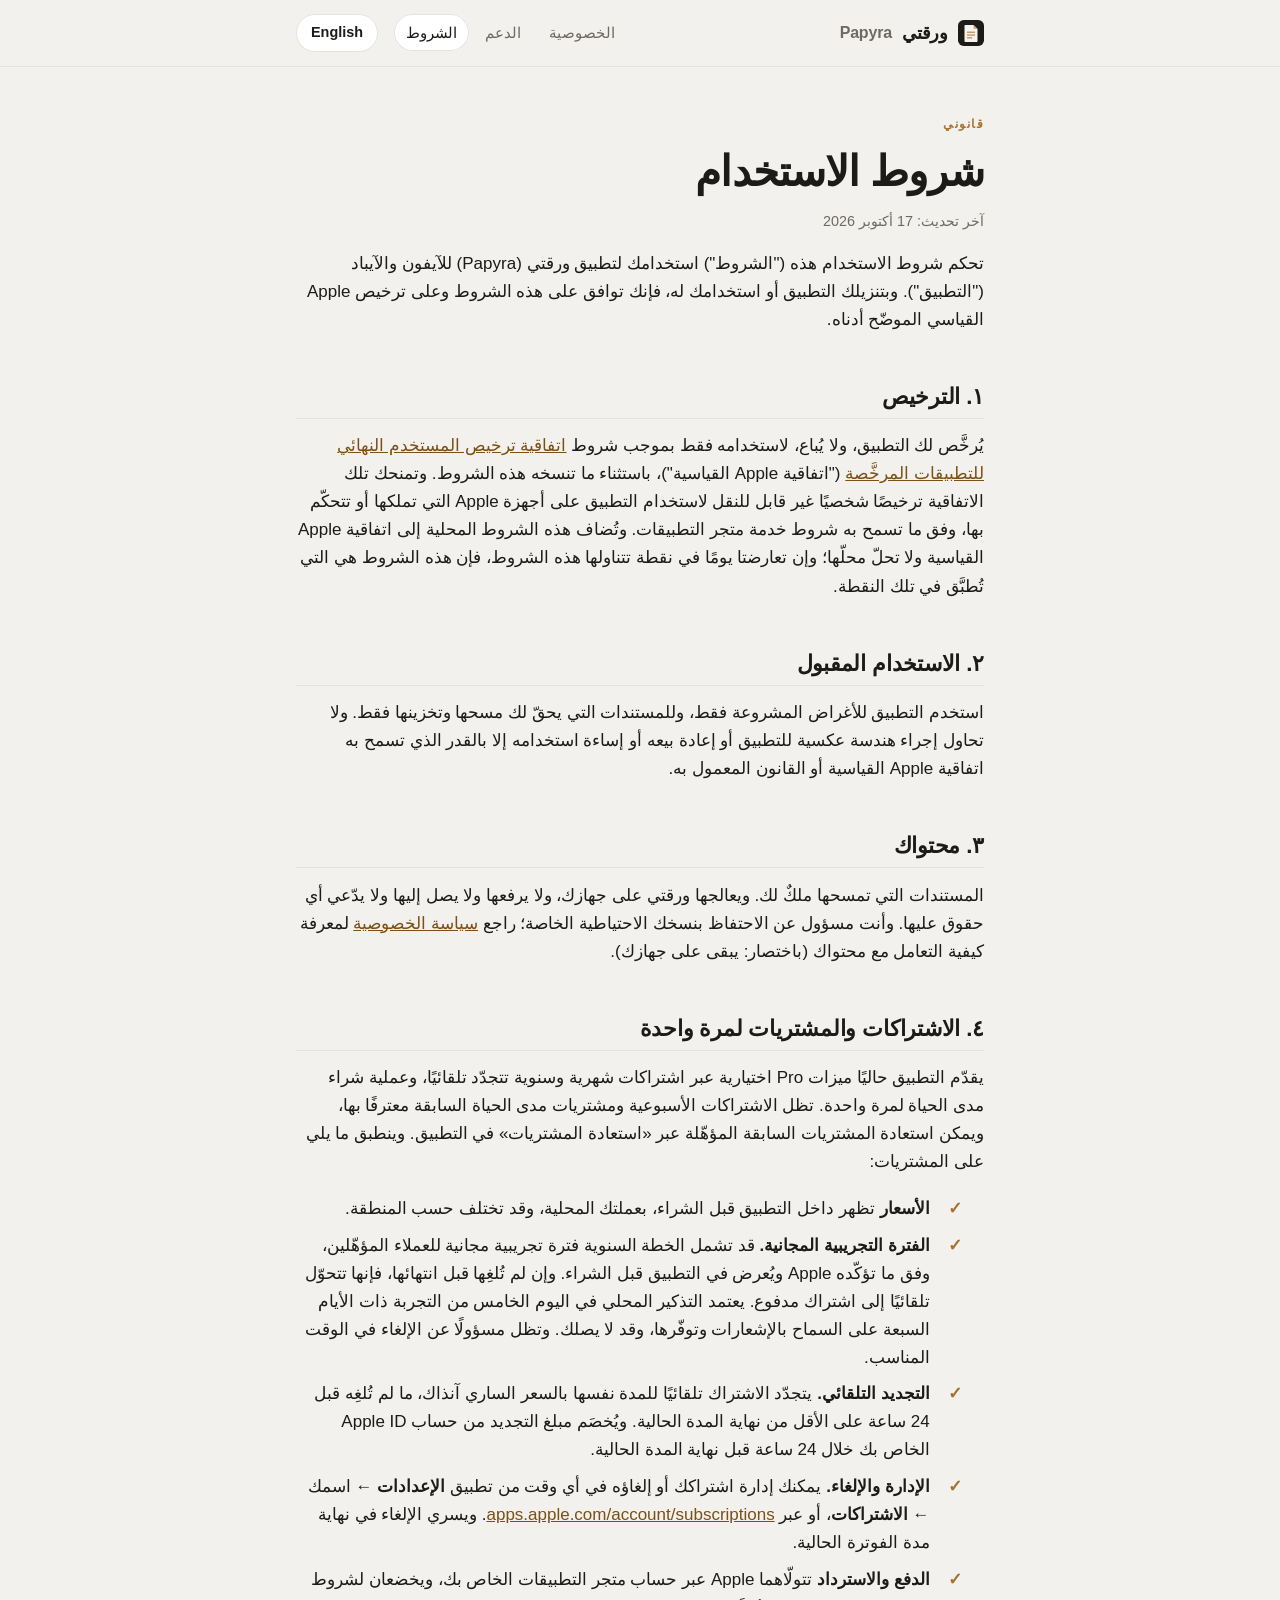
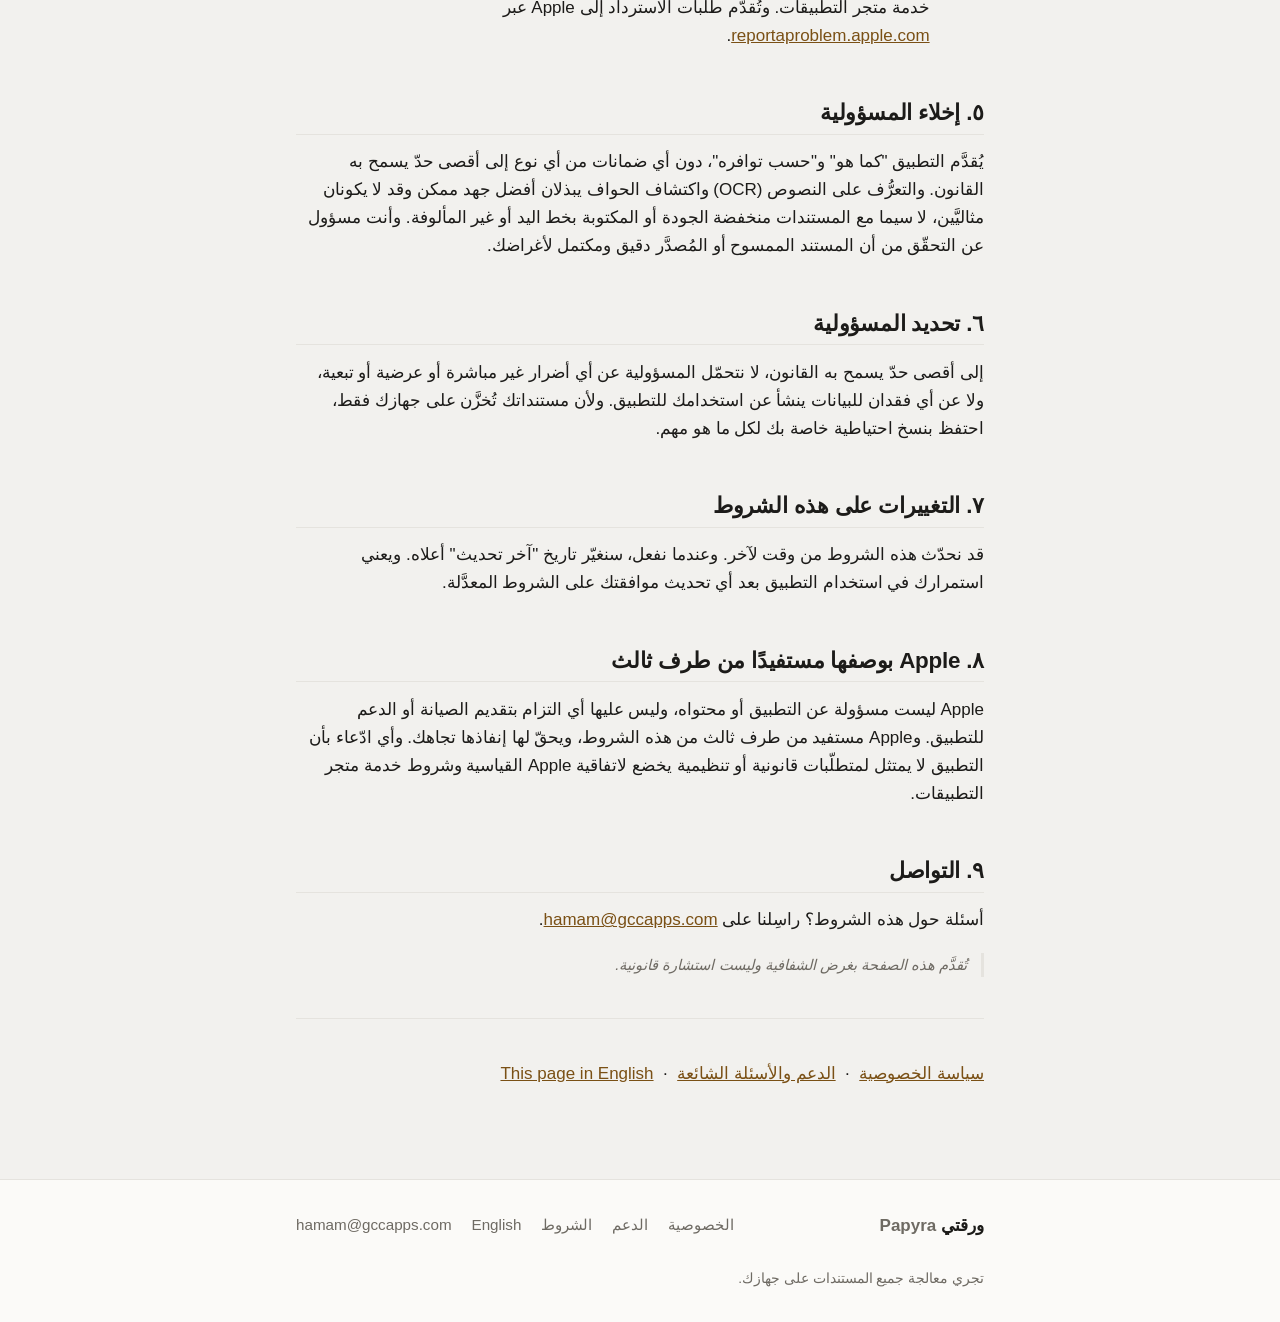
<file: ar/terms/index.html>
<!DOCTYPE html>
<html lang="ar" dir="rtl">
<head>
  <meta charset="UTF-8">
  <meta name="viewport" content="width=device-width, initial-scale=1">
  <title>شروط الاستخدام — ورقتي</title>
  <meta name="description" content="شروط استخدام ورقتي، بما في ذلك تفاصيل الاشتراك والتجديد التلقائي. ورقتي مرخَّص بموجب اتفاقية ترخيص المستخدم النهائي القياسية من Apple.">
  <meta name="theme-color" content="#F2F1EE" media="(prefers-color-scheme: light)">
  <meta name="theme-color" content="#000000" media="(prefers-color-scheme: dark)">
  <link rel="icon" href="../../assets/favicon.svg" type="image/svg+xml">
  <link rel="stylesheet" href="../../assets/styles.css">
  <link rel="alternate" hreflang="ar" href="../../ar/terms/">
  <link rel="alternate" hreflang="en" href="../../terms/">
  <link rel="alternate" hreflang="x-default" href="../../terms/">
</head>
<body>
  <a class="skip-link" href="#main">تخطَّ إلى المحتوى</a>

  <header class="site-header">
    <div class="container">
      <a class="brand" href="../" aria-label="الصفحة الرئيسية لورقتي">
        <img class="mark" src="../../assets/favicon.svg" alt="" width="26" height="26">
        <span>ورقتي</span>
        <span class="brand-ar" lang="en">Papyra</span>
      </a>
      <span class="header-spacer"></span>
      <nav class="site-nav" aria-label="التنقّل الرئيسي">
        <a href="../privacy/">الخصوصية</a>
        <a href="../support/">الدعم</a>
        <a href="../terms/" aria-current="page">الشروط</a>
      </nav>
      <a class="lang-switch" href="../../terms/" lang="en" hreflang="en" rel="alternate">English</a>
    </div>
  </header>

  <main id="main">
    <article class="container page prose" aria-labelledby="title">
      <p class="eyebrow">قانوني</p>
      <h1 id="title">شروط الاستخدام</h1>
      <p class="updated">آخر تحديث: 17 أكتوبر 2026</p>

      <p>تحكم شروط الاستخدام هذه ("الشروط") استخدامك لتطبيق ورقتي (Papyra) للآيفون والآيباد ("التطبيق"). وبتنزيلك التطبيق أو استخدامك له، فإنك توافق على هذه الشروط وعلى ترخيص Apple القياسي الموضّح أدناه.</p>

      <h2>١. الترخيص</h2>
      <p>يُرخَّص لك التطبيق، ولا يُباع، لاستخدامه فقط بموجب شروط <a href="https://www.apple.com/legal/internet-services/itunes/dev/stdeula/" rel="noopener" target="_blank">اتفاقية ترخيص المستخدم النهائي للتطبيقات المرخَّصة</a> ("اتفاقية Apple القياسية")، باستثناء ما تنسخه هذه الشروط. وتمنحك تلك الاتفاقية ترخيصًا شخصيًا غير قابل للنقل لاستخدام التطبيق على أجهزة Apple التي تملكها أو تتحكّم بها، وفق ما تسمح به شروط خدمة متجر التطبيقات. وتُضاف هذه الشروط المحلية إلى اتفاقية Apple القياسية ولا تحلّ محلّها؛ وإن تعارضتا يومًا في نقطة تتناولها هذه الشروط، فإن هذه الشروط هي التي تُطبَّق في تلك النقطة.</p>

      <h2>٢. الاستخدام المقبول</h2>
      <p>استخدم التطبيق للأغراض المشروعة فقط، وللمستندات التي يحقّ لك مسحها وتخزينها فقط. ولا تحاول إجراء هندسة عكسية للتطبيق أو إعادة بيعه أو إساءة استخدامه إلا بالقدر الذي تسمح به اتفاقية Apple القياسية أو القانون المعمول به.</p>

      <h2>٣. محتواك</h2>
      <p>المستندات التي تمسحها ملكٌ لك. ويعالجها ورقتي على جهازك، ولا يرفعها ولا يصل إليها ولا يدّعي أي حقوق عليها. وأنت مسؤول عن الاحتفاظ بنسخك الاحتياطية الخاصة؛ راجع <a href="../privacy/">سياسة الخصوصية</a> لمعرفة كيفية التعامل مع محتواك (باختصار: يبقى على جهازك).</p>

      <h2>٤. الاشتراكات والمشتريات لمرة واحدة</h2>
      <p>يقدّم التطبيق حاليًا ميزات Pro اختيارية عبر اشتراكات شهرية وسنوية تتجدّد تلقائيًا، وعملية شراء مدى الحياة لمرة واحدة. تظل الاشتراكات الأسبوعية ومشتريات مدى الحياة السابقة معترفًا بها، ويمكن استعادة المشتريات السابقة المؤهّلة عبر «استعادة المشتريات» في التطبيق. وينطبق ما يلي على المشتريات:</p>
      <ul class="ticks">
        <li><strong>الأسعار</strong> تظهر داخل التطبيق قبل الشراء، بعملتك المحلية، وقد تختلف حسب المنطقة.</li>
        <li><strong>الفترة التجريبية المجانية.</strong> قد تشمل الخطة السنوية فترة تجريبية مجانية للعملاء المؤهّلين، وفق ما تؤكّده Apple ويُعرض في التطبيق قبل الشراء. وإن لم تُلغِها قبل انتهائها، فإنها تتحوّل تلقائيًا إلى اشتراك مدفوع. يعتمد التذكير المحلي في اليوم الخامس من التجربة ذات الأيام السبعة على السماح بالإشعارات وتوفّرها، وقد لا يصلك. وتظل مسؤولًا عن الإلغاء في الوقت المناسب.</li>
        <li><strong>التجديد التلقائي.</strong> يتجدّد الاشتراك تلقائيًا للمدة نفسها بالسعر الساري آنذاك، ما لم تُلغِه قبل 24 ساعة على الأقل من نهاية المدة الحالية. ويُخصَم مبلغ التجديد من حساب Apple ID الخاص بك خلال 24 ساعة قبل نهاية المدة الحالية.</li>
        <li><strong>الإدارة والإلغاء.</strong> يمكنك إدارة اشتراكك أو إلغاؤه في أي وقت من تطبيق <strong>الإعدادات</strong> ← اسمك ← <strong>الاشتراكات</strong>، أو عبر <a href="https://apps.apple.com/account/subscriptions" rel="noopener" target="_blank">apps.apple.com/account/subscriptions</a>. ويسري الإلغاء في نهاية مدة الفوترة الحالية.</li>
        <li><strong>الدفع والاسترداد</strong> تتولّاهما Apple عبر حساب متجر التطبيقات الخاص بك، ويخضعان لشروط خدمة متجر التطبيقات. وتُقدَّم طلبات الاسترداد إلى Apple عبر <a href="https://reportaproblem.apple.com" rel="noopener" target="_blank">reportaproblem.apple.com</a>.</li>
      </ul>

      <h2>٥. إخلاء المسؤولية</h2>
      <p>يُقدَّم التطبيق "كما هو" و"حسب توافره"، دون أي ضمانات من أي نوع إلى أقصى حدّ يسمح به القانون. والتعرُّف على النصوص (OCR) واكتشاف الحواف يبذلان أفضل جهد ممكن وقد لا يكونان مثاليَّين، لا سيما مع المستندات منخفضة الجودة أو المكتوبة بخط اليد أو غير المألوفة. وأنت مسؤول عن التحقّق من أن المستند الممسوح أو المُصدَّر دقيق ومكتمل لأغراضك.</p>

      <h2>٦. تحديد المسؤولية</h2>
      <p>إلى أقصى حدّ يسمح به القانون، لا نتحمّل المسؤولية عن أي أضرار غير مباشرة أو عرضية أو تبعية، ولا عن أي فقدان للبيانات ينشأ عن استخدامك للتطبيق. ولأن مستنداتك تُخزَّن على جهازك فقط، احتفظ بنسخ احتياطية خاصة بك لكل ما هو مهم.</p>

      <h2>٧. التغييرات على هذه الشروط</h2>
      <p>قد نحدّث هذه الشروط من وقت لآخر. وعندما نفعل، سنغيّر تاريخ "آخر تحديث" أعلاه. ويعني استمرارك في استخدام التطبيق بعد أي تحديث موافقتك على الشروط المعدَّلة.</p>

      <h2>٨. Apple بوصفها مستفيدًا من طرف ثالث</h2>
      <p>Apple ليست مسؤولة عن التطبيق أو محتواه، وليس عليها أي التزام بتقديم الصيانة أو الدعم للتطبيق. وApple مستفيد من طرف ثالث من هذه الشروط، ويحقّ لها إنفاذها تجاهك. وأي ادّعاء بأن التطبيق لا يمتثل لمتطلّبات قانونية أو تنظيمية يخضع لاتفاقية Apple القياسية وشروط خدمة متجر التطبيقات.</p>

      <h2>٩. التواصل</h2>
      <p>أسئلة حول هذه الشروط؟ راسِلنا على <a href="mailto:hamam@gccapps.com">hamam@gccapps.com</a>.</p>

      <p class="note">تُقدَّم هذه الصفحة بغرض الشفافية وليست استشارة قانونية.</p>

      <hr class="rule">
      <p><a href="../privacy/">سياسة الخصوصية</a> &nbsp;·&nbsp; <a href="../support/">الدعم والأسئلة الشائعة</a> &nbsp;·&nbsp; <a href="../../terms/" lang="en" hreflang="en">This page in English</a></p>
    </article>
  </main>

  <footer class="site-footer">
    <div class="container">
      <div class="foot-brand">ورقتي <span class="ar" lang="en">Papyra</span></div>
      <nav aria-label="روابط التذييل">
        <a href="../privacy/">الخصوصية</a>
        <a href="../support/">الدعم</a>
        <a href="../terms/">الشروط</a>
        <a href="../../terms/" lang="en" hreflang="en">English</a>
        <a href="mailto:hamam@gccapps.com">hamam@gccapps.com</a>
      </nav>
      <p class="fine">تجري معالجة جميع المستندات على جهازك.</p>
    </div>
  </footer>
</body>
</html>
</file>
<file: assets/styles.css>
/* Papyra / ورقتي — shared site styles
   Paper & ink theme, warm amber-gold accent, mirrored from the app's design tokens
   (DesignSystem/Tokens/Colors.swift). Logical properties only, so one sheet serves
   both LTR (English) and RTL (Arabic). Light + dark via prefers-color-scheme. */

:root {
  /* Light — "paper" */
  --bg: #F2F1EE;
  --surface: #FFFFFF;
  --surface-2: #FBFAF8;
  --separator: #E5E3DE;
  --text: #1C1B19;
  --text-2: #6E6A63;
  --accent: #A8712C;        /* brand accent — decorative: rules, icons, marks */
  --link: #7A5015;          /* text links — darker for AA on paper */
  --btn-bg: #8A5D22;
  --btn-text: #FFFFFF;
  --callout-bg: #FBF3E6;
  --callout-border: #E7D2AC;
  --shadow: 0 1px 2px rgba(28, 27, 25, .05), 0 8px 24px rgba(28, 27, 25, .06);

  --maxw: 46rem;
  --maxw-wide: 60rem;
  --radius: 16px;
  --radius-sm: 10px;
  --space: 8px;

  --font: -apple-system, BlinkMacSystemFont, "SF Pro Text", "SF Pro", "Segoe UI", Roboto, Helvetica, Arial, sans-serif;
  --font-ar: "SF Arabic", "Geeza Pro", "Noto Naskh Arabic", "Noto Kufi Arabic", "Segoe UI", Tahoma, sans-serif;
}

@media (prefers-color-scheme: dark) {
  :root {
    --bg: #000000;
    --surface: #1C1C1E;
    --surface-2: #161618;
    --separator: #38383A;
    --text: #F5F3EF;
    --text-2: #A8A29B;
    --accent: #E0A857;
    --link: #E9BE7C;
    --btn-bg: #E0A857;
    --btn-text: #1C1B19;
    --callout-bg: #211B10;
    --callout-border: #4A3D22;
    --shadow: 0 1px 2px rgba(0, 0, 0, .4), 0 8px 24px rgba(0, 0, 0, .5);
  }
}

*, *::before, *::after { box-sizing: border-box; }

html { -webkit-text-size-adjust: 100%; }

body {
  margin: 0;
  font-family: var(--font);
  font-size: 17px;
  line-height: 1.65;
  color: var(--text);
  background: var(--bg);
  -webkit-font-smoothing: antialiased;
  text-rendering: optimizeLegibility;
}

[lang="ar"], [dir="rtl"] {
  font-family: var(--font-ar);
  line-height: 1.9;
}

/* Skip link for keyboard / screen-reader users */
.skip-link {
  position: absolute;
  inset-inline-start: -999px;
  inset-block-start: 0;
  background: var(--btn-bg);
  color: var(--btn-text);
  padding: 10px 16px;
  border-radius: 0 0 var(--radius-sm) var(--radius-sm);
  z-index: 100;
  text-decoration: none;
}
.skip-link:focus { inset-inline-start: 0; }

a { color: var(--link); }
a:hover { text-decoration-thickness: 2px; }

:focus-visible {
  outline: 3px solid var(--accent);
  outline-offset: 2px;
  border-radius: 4px;
}

/* ---------- Layout ---------- */
.container {
  width: 100%;
  max-width: var(--maxw);
  margin-inline: auto;
  padding-inline: 24px;
}
.container-wide { max-width: var(--maxw-wide); }

/* ---------- Header ---------- */
.site-header {
  border-block-end: 1px solid var(--separator);
  background: color-mix(in srgb, var(--bg) 88%, transparent);
  position: sticky;
  inset-block-start: 0;
  z-index: 20;
  backdrop-filter: saturate(150%) blur(12px);
  -webkit-backdrop-filter: saturate(150%) blur(12px);
}
.site-header .container {
  display: flex;
  align-items: center;
  gap: 16px;
  flex-wrap: wrap;
  padding-block: 14px;
}
.brand {
  display: inline-flex;
  align-items: center;
  gap: 10px;
  text-decoration: none;
  color: var(--text);
  font-weight: 700;
  font-size: 1.15rem;
  letter-spacing: -.01em;
}
.brand:hover { text-decoration: none; }
.brand .mark { inline-size: 26px; block-size: 26px; flex: none; }
.brand .brand-ar {
  font-family: var(--font-ar);
  color: var(--text-2);
  font-weight: 600;
  font-size: 1rem;
}
.header-spacer { flex: 1 1 auto; }

.site-nav {
  display: flex;
  align-items: center;
  gap: 4px;
  flex-wrap: wrap;
}
.site-nav a {
  color: var(--text-2);
  text-decoration: none;
  padding: 6px 12px;
  border-radius: 999px;
  font-size: .95rem;
  font-weight: 500;
}
.site-nav a:hover { color: var(--text); background: var(--surface); }
.site-nav a[aria-current="page"] {
  color: var(--text);
  background: var(--surface);
  box-shadow: inset 0 0 0 1px var(--separator);
}

.lang-switch {
  display: inline-flex;
  align-items: center;
  gap: 6px;
  padding: 6px 14px;
  border-radius: 999px;
  border: 1px solid var(--separator);
  background: var(--surface);
  color: var(--text);
  text-decoration: none;
  font-weight: 600;
  font-size: .9rem;
}
.lang-switch:hover { border-color: var(--accent); text-decoration: none; }

/* ---------- Main / prose ---------- */
main { display: block; }
.page { padding-block: 48px 8px; }

h1 {
  font-size: clamp(1.9rem, 1.4rem + 2vw, 2.6rem);
  line-height: 1.15;
  letter-spacing: -.02em;
  margin: 0 0 .35em;
}
h2 {
  font-size: 1.4rem;
  line-height: 1.25;
  letter-spacing: -.01em;
  margin: 2.2em 0 .6em;
  padding-block-end: .3em;
  border-block-end: 1px solid var(--separator);
}
h3 { font-size: 1.12rem; margin: 1.6em 0 .4em; }
p, li { color: var(--text); }
.prose p, .prose ul, .prose ol { margin: 0 0 1.1em; }
.prose ul, .prose ol { padding-inline-start: 1.3em; }
.prose li { margin-block: .35em; }
.lede {
  font-size: 1.2rem;
  color: var(--text-2);
  margin-block: 0 1.5em;
}
.eyebrow {
  text-transform: uppercase;
  letter-spacing: .12em;
  font-size: .75rem;
  font-weight: 700;
  color: var(--accent);
  margin: 0 0 .6em;
}
.updated {
  color: var(--text-2);
  font-size: .9rem;
  margin-block-start: 0;
}

/* Checkmark bullet list */
.ticks { list-style: none; padding-inline-start: 0; }
.ticks li {
  position: relative;
  padding-inline-start: 1.9em;
  margin-block: .5em;
}
.ticks li::before {
  content: "✓";
  position: absolute;
  inset-inline-start: 0;
  color: var(--accent);
  font-weight: 700;
}
/* "does not" list uses a dot to avoid implying these happen */
.nots { list-style: none; padding-inline-start: 0; }
.nots li {
  position: relative;
  padding-inline-start: 1.9em;
  margin-block: .5em;
}
.nots li::before {
  content: "—";
  position: absolute;
  inset-inline-start: 0;
  color: var(--text-2);
  font-weight: 700;
}

/* ---------- Callout ---------- */
.callout {
  background: var(--callout-bg);
  border: 1px solid var(--callout-border);
  border-radius: var(--radius);
  padding: 20px 22px;
  margin-block: 1.5em;
}
.callout > :first-child { margin-block-start: 0; }
.callout > :last-child { margin-block-end: 0; }
.callout h2 { border: 0; padding: 0; margin-block-start: 0; font-size: 1.15rem; }

/* Permission / definition rows */
.deflist { display: grid; gap: 14px; margin-block: 1.2em; }
.deflist .row {
  background: var(--surface);
  border: 1px solid var(--separator);
  border-radius: var(--radius-sm);
  padding: 16px 18px;
}
.deflist .row .k { font-weight: 700; margin: 0 0 .2em; }
.deflist .row .v { color: var(--text-2); margin: 0; }

/* ---------- Cards (landing) ---------- */
.cards {
  display: grid;
  grid-template-columns: repeat(auto-fit, minmax(15rem, 1fr));
  gap: 16px;
  margin-block: 1.5em;
}
.card {
  display: block;
  background: var(--surface);
  border: 1px solid var(--separator);
  border-radius: var(--radius);
  padding: 22px;
  text-decoration: none;
  color: var(--text);
  box-shadow: var(--shadow);
  transition: transform .15s ease, border-color .15s ease;
}
.card:hover { transform: translateY(-2px); border-color: var(--accent); text-decoration: none; }
.card h3 { margin: 0 0 .3em; }
.card p { color: var(--text-2); margin: 0; }
.card .card-cta { color: var(--link); font-weight: 600; margin-block-start: .8em; display: inline-block; }

/* ---------- Buttons ---------- */
.btn {
  display: inline-flex;
  align-items: center;
  gap: 8px;
  background: var(--btn-bg);
  color: var(--btn-text);
  font-weight: 700;
  font-size: 1.02rem;
  text-decoration: none;
  padding: 12px 22px;
  border-radius: 999px;
  border: 0;
}
.btn:hover { text-decoration: none; filter: brightness(1.05); }
.btn-secondary {
  background: var(--surface);
  color: var(--text);
  border: 1px solid var(--separator);
}
.btn-row { display: flex; flex-wrap: wrap; gap: 12px; margin-block: 1.3em; }

/* ---------- Hero (landing) ---------- */
.hero { text-align: center; padding-block: 64px 24px; }
.hero .logo { inline-size: 76px; block-size: 76px; margin-block-end: 20px; }
.hero .wordmark {
  font-size: clamp(2.4rem, 1.8rem + 3vw, 3.4rem);
  font-weight: 800;
  letter-spacing: -.03em;
  margin: 0;
}
.hero .wordmark .ar { font-family: var(--font-ar); font-weight: 700; }
.hero .subtitle { color: var(--text-2); font-size: 1.25rem; margin-block: .5em 0; }
.hero .pitch {
  max-width: 34rem;
  margin-inline: auto;
  margin-block: 1em 0;
  font-size: 1.1rem;
}

.trust-strip {
  display: flex;
  flex-wrap: wrap;
  justify-content: center;
  gap: 10px 12px;
  margin-block: 28px;
}
.trust-strip .chip {
  border: 1px solid var(--separator);
  background: var(--surface);
  color: var(--text);
  border-radius: 999px;
  padding: 8px 16px;
  font-size: .92rem;
  font-weight: 600;
}
.trust-strip .chip b { color: var(--accent); font-weight: 700; }

/* ---------- FAQ ---------- */
.faq { margin-block: 1.2em; display: grid; gap: 12px; }
.faq details {
  background: var(--surface);
  border: 1px solid var(--separator);
  border-radius: var(--radius-sm);
  overflow: hidden;
}
.faq summary {
  cursor: pointer;
  list-style: none;
  padding: 16px 18px;
  font-weight: 600;
  display: flex;
  align-items: center;
  justify-content: space-between;
  gap: 12px;
}
.faq summary::-webkit-details-marker { display: none; }
.faq summary::after {
  content: "";
  inline-size: 10px;
  block-size: 10px;
  flex: none;
  border-inline-end: 2px solid var(--text-2);
  border-block-end: 2px solid var(--text-2);
  transform: rotate(45deg);
  transition: transform .2s ease;
}
.faq details[open] summary::after { transform: rotate(-135deg); }
.faq summary:hover { color: var(--accent); }
.faq .answer { padding: 0 18px 18px; color: var(--text); }
.faq .answer > :first-child { margin-block-start: 0; }
.faq .answer > :last-child { margin-block-end: 0; }
.faq .answer p { margin-block: .6em; }

/* Ordered steps inside answers */
ol.steps { padding-inline-start: 1.3em; }
ol.steps li { margin-block: .4em; }

/* ---------- Contact block ---------- */
.contact-card {
  background: var(--surface);
  border: 1px solid var(--separator);
  border-radius: var(--radius);
  padding: 22px 24px;
  margin-block: 1.4em;
  box-shadow: var(--shadow);
}
.contact-card a { font-weight: 600; }

/* ---------- Footer ---------- */
.site-footer {
  margin-block-start: 64px;
  border-block-start: 1px solid var(--separator);
  background: var(--surface-2);
}
.site-footer .container {
  padding-block: 32px;
  display: flex;
  flex-wrap: wrap;
  gap: 20px 40px;
  align-items: flex-start;
  justify-content: space-between;
}
.site-footer .foot-brand { font-weight: 700; }
.site-footer .foot-brand .ar { font-family: var(--font-ar); color: var(--text-2); font-weight: 600; }
.site-footer nav { display: flex; flex-wrap: wrap; gap: 8px 20px; }
.site-footer nav a { color: var(--text-2); text-decoration: none; font-size: .95rem; }
.site-footer nav a:hover { color: var(--text); text-decoration: underline; }
.site-footer .fine { color: var(--text-2); font-size: .85rem; margin-block: 8px 0; width: 100%; }

hr.rule { border: 0; border-block-start: 1px solid var(--separator); margin-block: 2.4em; }

.note {
  color: var(--text-2);
  font-size: .92rem;
  font-style: italic;
  border-inline-start: 3px solid var(--separator);
  padding-inline-start: 14px;
  margin-block: 1.4em;
}

@media (prefers-reduced-motion: reduce) {
  * { transition: none !important; scroll-behavior: auto !important; }
}

@media (max-width: 520px) {
  body { font-size: 16px; }
  .container { padding-inline: 18px; }
  .site-nav a { padding: 6px 9px; }
}
</file>
